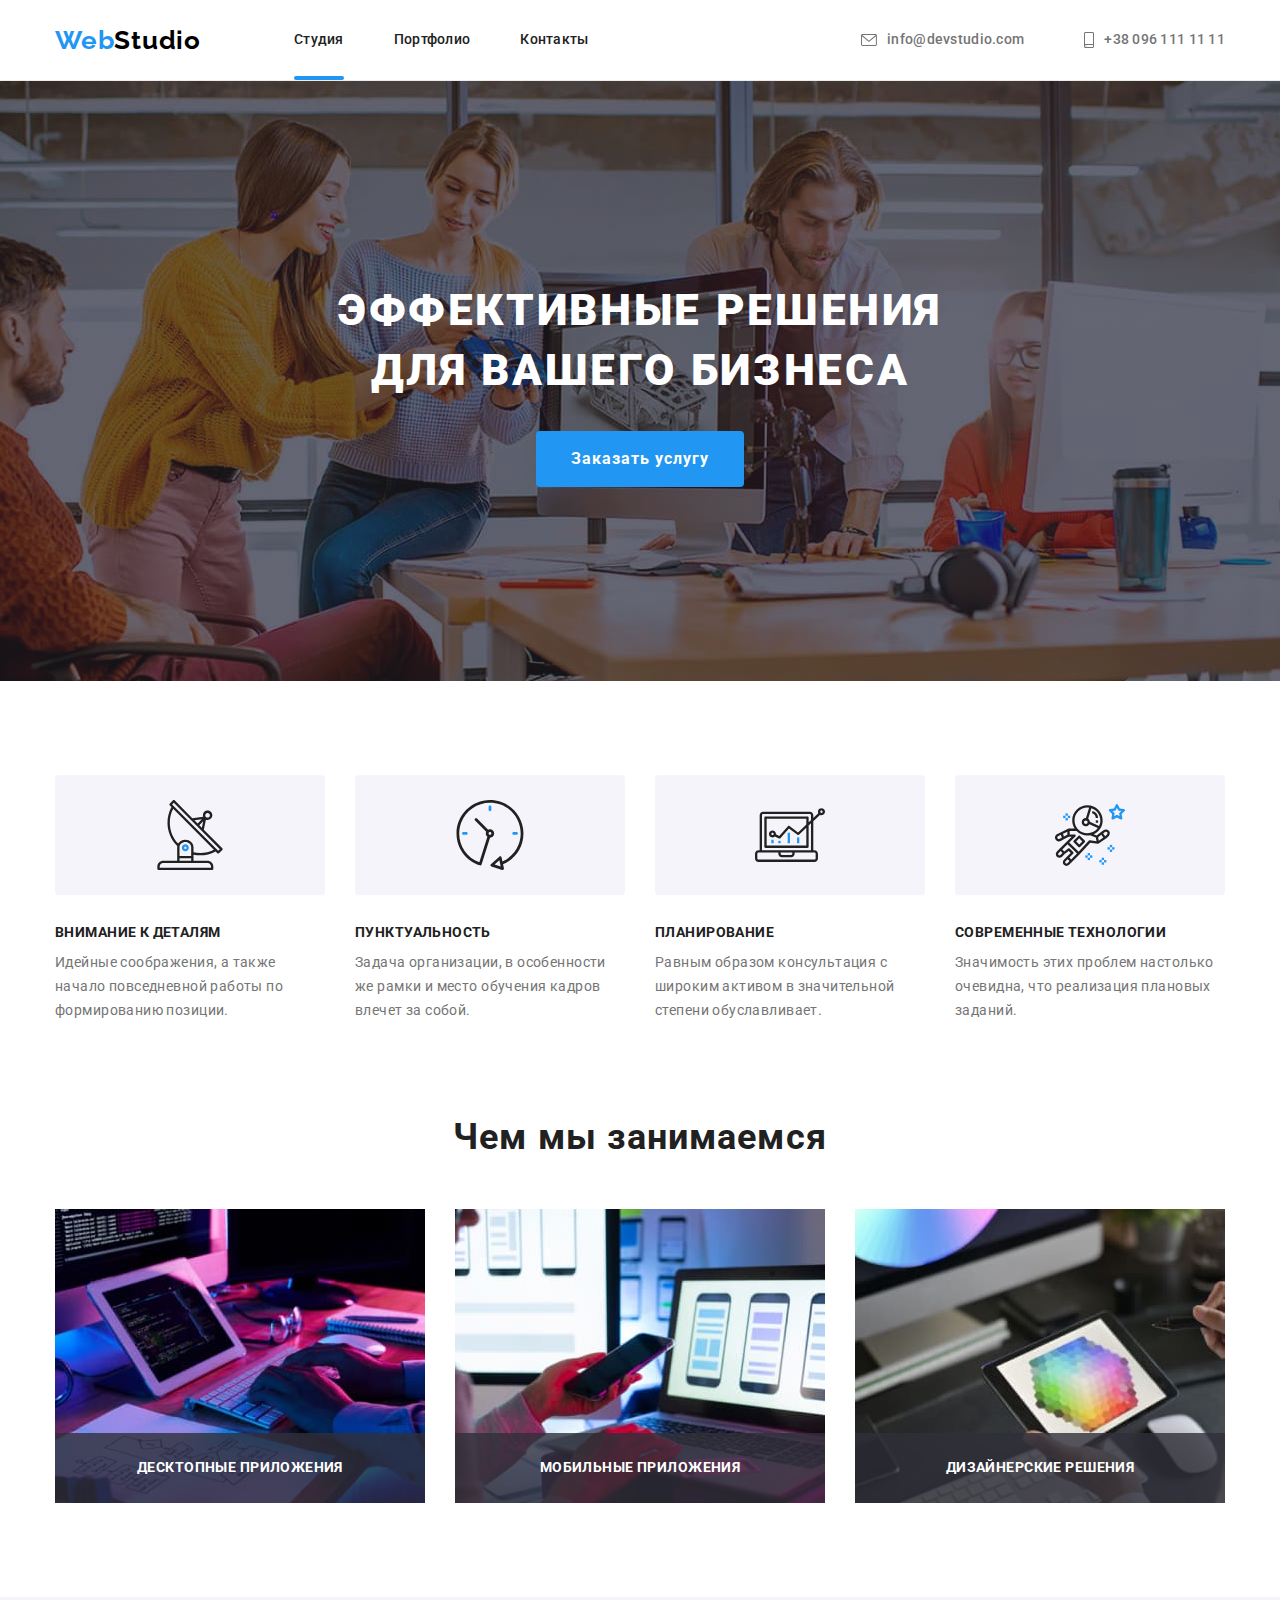
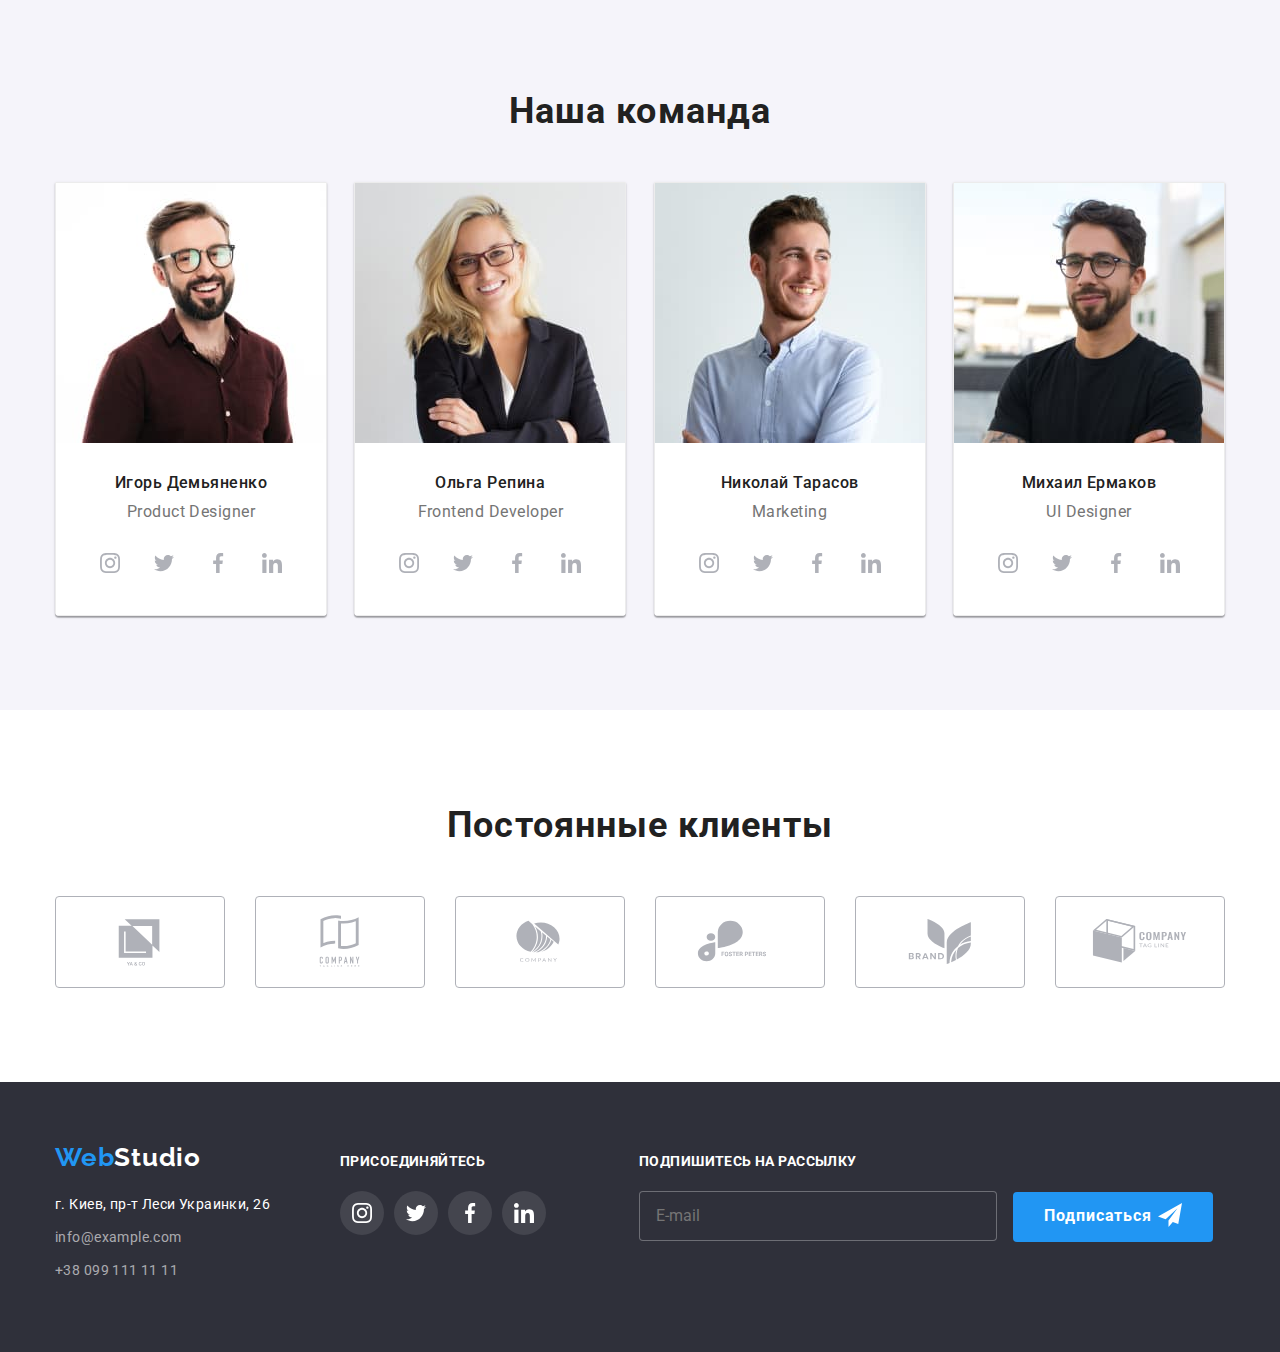
<file: index.html>
<!DOCTYPE html>
<html lang="ru">
<head>
    <meta charset="UTF-8">
    <meta http-equiv="X-UA-Compatible" content="IE=edge">
    <meta name="viewport" content="width=device-width, initial-scale=1.0">
    <title>goit-markup-hw-08</title>
    <link rel="preconnect" href="https://fonts.googleapis.com">
    <link rel="preconnect" href="https://fonts.gstatic.com" crossorigin>
    <link href="https://fonts.googleapis.com/css2?family=Raleway:wght@700&family=Roboto:wght@400;500;700;900&display=swap"
        rel="stylesheet">
    <link rel="stylesheet" href="https://cdn.jsdelivr.net/npm/modern-normalize@1.1.0/modern-normalize.min.css">
    <link rel="stylesheet" href="./css/main.min.css">
    
</head>
<body>
    <!-- HEADER -->
    <header class="page-header">
        <nav class="main-nav">
            <div class="container page-header__container">
                <a class="logo link" href="" lang="en">Web<span class="logo-second">Studio</span></a>
                <ul class="menu list">
                    <li class="menu__item">
                        <a class="menu__link link current" href="./index.html">Студия</a>
                    </li>
                    <li class="menu__item">
                        <a class="menu__link link" href="./portfolio.html">Портфолио</a>
                    </li>
                    <li class="menu__item">
                        <a class="menu__link link" href="">Контакты</a>
                    </li>
                </ul>
    
                <ul class="list contact">
                    <li>
                        <a class="link contact__link" href="mailto:info@devstudio.com">
                            <svg  class="contact__icon contact__icon-mail"> <use href="./images/sprite.svg#icon-envelope" ></use></svg>
                            info@devstudio.com</a>
                    </li>
                    <li>
                        <a class="link contact__link-tel contact__link" href="tel:+380961111111">
                            <svg  class="contact__icon contact__icon-tel">
                                <use href="./images/sprite.svg#icon-smartphone"></use>
                            </svg>
                            +38 096 111 11 11</a>
                    </li>
                </ul>

                <button type="button" class="mobile-menu-open" data-menu-open>
                    <svg width="40" height="40">
                        <use href="./images/sprite.svg#burger-icon"></use>
                    </svg>
                </button>
            </div>
        </nav>
        <div class="mobile-menu" data-menu>

            <div class="container mobile-menu__container">
                <button class="mobile-menu__close-btn" data-menu-close>
                    <svg class="mobile-menu__close-icon" width="40" height="40">
                        <use href="./images/sprite.svg#icon-close-black"> </use>
                    </svg>
                </button>
                
                <ul class="list mobile-menu-list">
                    <li class="mobile-menu-list__item">
                        <a class="mobile-menu__link link" href="./index.html">Студия</a>
                    </li>
                    <li class="mobile-menu-list__item">
                        <a class="mobile-menu__link link" href="./portfolio.html">Портфолио</a>
                    </li>
                    <li class="mobile-menu-list__item">
                        <a class="mobile-menu__link link" href="">Контакты</a>
                    </li>
                </ul>
                
                <ul class="list mobile-menu-contact">
                    
                    <li class="mobile-menu-contact__item">
                        <a class="link mobile-menu-contact__link-tel" href="tel:+380961111111">
                            +38 096 111 11 11</a>
                    </li>

                    <li class="mobile-menu-contact__item">
                        <a class="link mobile-menu-contact__link" href="mailto:info@devstudio.com">
                            info@devstudio.com</a>
                    </li>
                </ul>
                
                <ul class="list mobile-menu-social">
                    <li class="mobile-menu-social__item">
                        <a class="link mobile-menu-social__link" href="https://www.instagram.com/">Instagram</a>
                    </li>
                    <li class="mobile-menu-social__item">
                        <a class="link mobile-menu-social__link" href="https://twitter.com/?lang=uk">Twitter</a>
                    </li>
                    <li class="mobile-menu-social__item">
                        <a class="link mobile-menu-social__link" href="https://uk-ua.facebook.com/">Facebook</a>
                    </li>
                    <li class="mobile-menu-social__item">
                        <a class="link mobile-menu-social__link" href="https://www.linkedin.com/">LinkedIn</a>
                    </li>
                </ul>
            </div>

        </div>


    </header>
    <main>
        <!-- HERO -->

        <section class="hero section">
            <h1 class="hero__title" >Эффективные решения <br> для вашего бизнеса</h1>
            <button class="hero__btn" type="button" data-modal-open>Заказать услугу</button>
        </section>

        <!--Our advantages-->

        <section class="section benefits">
            <div class="container">
                <h2 hidden>Наши преимущества</h2>
                <ul class="list benefit__list">
                    <li class="benefits__item">
                        <div class="benefits__icon">
                            <svg class="benefits-icon" width="70px"  height="70px">
                                <use href="./images/sprite.svg#icon-antenna"></use>
                            </svg>
                        </div>
                        <h3 class="benefits__title">Внимание к деталям</h3>
                        <p class="benefits__text">Идейные соображения, а также начало повседневной работы по формированию позиции.</p>
                    </li>
                    <li class="benefits__item">
                        <div class="benefits__icon">
                            <svg class="benefits-icon" width="70px"  height="70px" >
                                <use href="./images/sprite.svg#icon-clock"></use>
                            </svg>
                        </div>
                        <h3 class="benefits__title">Пунктуальность</h3>
                        <p class="benefits__text">Задача организации, в особенности же рамки и место обучения кадров влечет за собой.</p>
                    </li>
                    <li class="benefits__item">
                        <div class="benefits__icon">
                            <svg class="benefits-icon" width="70px"  height="70px" >
                                <use href="./images/sprite.svg#icon-diagram"></use>
                            </svg>
                        </div>
                        <h3 class="benefits__title">Планирование</h3>
                        <p class="benefits__text">Равным образом консультация с широким активом в значительной степени обуславливает.</p>
                    </li>
                    <li class="benefits__item">
                        <div class="benefits__icon">
                            <svg class="benefits-icon" width="70px"  height="70px" >
                                <use href="./images/sprite.svg#icon-astronaut"></use>
                            </svg>
                        </div>
                        <h3 class="benefits__title">Современные технологии</h3>
                        <p class="benefits__text">Значимость этих проблем настолько очевидна, что реализация плановых заданий.</p>
                    </li>
                </ul>
            </div>
        </section>

        <!--What are we doing-->

        <section class="section work" >
            <div class="container">
                <h2 class="subtitle">Чем мы занимаемся</h2>
                <ul class="list work__img">
                    <li class="work__item">
                        <div class="work__wrapper">
                            <img 
                            srcset="./images-new/desktop/services/desktop-app-370/desktop-app-370.jpg 1x, 
                            ./images-new/desktop/services/desktop-app-370/desktop-app-370@2x.jpg 2x"
                            src="./images-new/desktop/services/desktop-app-370/desktop-app-370.jpg" 
                            alt="Чем мы занимаемся" width="370">
                            <p class="work__overlay">
                                Десктопные приложения
                            </p>
                        </div>
                    </li>
                    <li class="work__item">
                        <div class="work__wrapper">
                            <img 
                            srcset="./images-new/desktop/services/mobile-app-370/mobile-app-370.jpg 1x,
                            ./images-new/desktop/services/mobile-app-370/mobile-app-370@2x.jpg 2x"
                            src="./images-new/desktop/services/mobile-app-370/mobile-app-370.jpg" 
                            alt="Чем мы занимаемся" width="370">
                            <p class="work__overlay">
                                Мобильные приложения
                            </p>
                        </div>
                        
                    </li>
                    <li class="work__item">
                        <div class="work__wrapper">
                            <img 
                            srcset="./images-new/desktop/services/design-solutions-370/design-solutions-370.jpg 1x,
                            ./images-new/desktop/services/design-solutions-370/design-solutions-370@2x.jpg 2x"
                            src="./images-new/desktop/services/design-solutions-370/design-solutions-370.jpg" 
                            alt="Чем мы занимаемся" width="370">
                            <p class="work__overlay">
                                Дизайнерские решения
                            </p>
                        </div>
                        
                    </li>
                </ul>
            </div>
        </section>

        <!--Our team-->

        <section class="section team">
            <div class="container">
                <h2 class="subtitle">Наша команда</h2>
                <ul class="list team__list">

                    <li class="team__item">
                        
                        <picture>

                            
                            <source 
                            srcset="./images-new/desktop/team/igor-270/igor-270.jpg 1x,
                            ./images-new/desktop/team/igor-270/igor-270@2x.jpg 2x"
                            media="(min-width: 1200px)"/>
                            
                            <source 
                            srcset="./images-new/tablet/team/igor-354/igor-354.jpg 1x,
                            ./images-new/tablet/team/igor-354/igor-354@2x.jpg 2x"
                            media="(min-width: 768px)"/>
                            
                            <source 
                            srcset="./images-new/mobile/team/igor-450/igor-450.jpg 1x,
                            ./images-new/mobile/team/igor-450/igor-450@2x.jpg 2x"
                            media="(max-width: 767px)" />
                            
                            
                            <img src="./images-new/mobile/team/igor-450/igor-450.jpg" alt="Product Designer" width="270">
                        </picture>

                        <div class="team__card">
                            <h3 class="team__employee-name">Игорь Демьяненко</h3>
                            <p class="team__job-title" lang="en">Product Designer</p>
                            
                           <ul class="social-list list social-list__item">
                            <li class="item-social">
                                <a href="https://www.instagram.com/" class="social-list__link">
                                    <svg class="social-list__icon" width="20" height="20" >
                                        <use href="./images/sprite.svg#icon-instagram"></use>
                                    </svg>
                                </a>
                            </li>
                            <li class="item-social">
                                <a href="https://twitter.com/?lang=uk" class="social-list__link">
                                    <svg class="social-list__icon" width="20" height="20" >
                                        <use href="./images/sprite.svg#icon-twitter"></use>
                                    </svg>
                                </a>
                            </li>
                            <li class="item-social">
                                <a href="https://uk-ua.facebook.com/" class="social-list__link">
                                    <svg class="social-list__icon" width="20" height="20" >
                                        <use href="./images/sprite.svg#icon-facebook"></use>
                                    </svg>
                                </a>
                            </li>
                            <li class="item-social">
                                <a href="https://www.linkedin.com/" class="social-list__link">
                                    <svg class="social-list__icon" width="20" height="20" >
                                        <use href="./images/sprite.svg#icon-linkedin"></use>
                                    </svg>
                                </a>
                            </li>
                           </ul>
                        </div>
                    </li>

                    <li class="team__item">

                        <picture>
                            
                            <source media="(min-width: 1200px)" 
                            srcset="./images-new/desktop/team/olga-270/olga-270.jpg 1x,
                            ./images-new/desktop/team/olga-270/olga-270@2x.jpg 2x" />
                            
                            <source media="(min-width: 768px)" 
                            srcset="./images-new/tablet/team/olga-354/olga-354.jpg 1x,
                            ./images-new/tablet/team/olga-354/olga-354@2x.jpg 2x" />
                            
                            <source media="(max-width: 767px)" 
                            srcset="./images-new/mobile/team/olga-450/olga-450.jpg 1x,
                            ./images-new/mobile/team/olga-450/olga-450@2x.jpg 2x" />
                            
                        
                        <img src="./images-new/mobile/team/olga-450/olga-450.jpg" alt="Frontend Developer" width="270">
                        </picture>



                        <div class="team__card">
                            <h3 class="team__employee-name">Ольга Репина</h3>
                            <p class="team__job-title" lang="en">Frontend Developer</p>
                            <ul class="social-list list social-list__item">
                                <li class="item-social">
                                    <a href="https://www.instagram.com/" class="social-list__link">
                                        <svg class="social-list__icon" width="20" height="20">
                                            <use href="./images/sprite.svg#icon-instagram"></use>
                                        </svg>
                                    </a>
                                </li>
                                <li class="item-social">
                                    <a href="https://twitter.com/?lang=uk" class="social-list__link">
                                        <svg class="social-list__icon" width="20" height="20">
                                            <use href="./images/sprite.svg#icon-twitter"></use>
                                        </svg>
                                    </a>
                                </li>
                                <li class="item-social">
                                    <a href="https://uk-ua.facebook.com/" class="social-list__link">
                                        <svg class="social-list__icon" width="20" height="20">
                                            <use href="./images/sprite.svg#icon-facebook"></use>
                                        </svg>
                                    </a>
                                </li>
                                <li class="item-social">
                                    <a href="https://www.linkedin.com/" class="social-list__link">
                                        <svg class="social-list__icon" width="20" height="20">
                                            <use href="./images/sprite.svg#icon-linkedin"></use>
                                        </svg>
                                    </a>
                                </li>
                            </ul>
                        </div>
                    </li>

                    <li class="team__item">

                        <picture>
                        
                            <source media="(min-width: 1200px)" 
                            srcset="./images-new/desktop/team/nikolay-270/nikolay-270.jpg 1x,
                            ./images-new/desktop/team/nikolay-270/nikolay-270@2x.jpg 2x" />
                        
                            <source media="(min-width: 768px)" 
                            srcset="./images-new/tablet/team/nikolay-354/nikolay-354.jpg 1x,
                            ./images-new/tablet/team/nikolay-354/nikolay-354@2x.jpg 2x" />
                        
                            <source media="(max-width: 767px)" 
                            srcset="./images-new/mobile/team/nikolay-450/nikolay-450.jpg 1x,
                            ./images-new/mobile/team/nikolay-450/nikolay-450@2x.jpg 2x" />
                        
                        
                            <img src="./images-new/mobile/team/nikolay-450/nikolay-450.jpg" alt="Marketing" width="270">
                        </picture>

                        <div class="team__card">
                            <h3 class="team__employee-name">Николай Тарасов</h3>
                            <p class="team__job-title" lang="en">Marketing</p>
                            <ul class="social-list list social-list__item">
                                <li class="item-social">
                                    <a href="https://www.instagram.com/" class="social-list__link">
                                        <svg class="social-list__icon" width="20" height="20">
                                            <use href="./images/sprite.svg#icon-instagram"></use>
                                        </svg>
                                    </a>
                                </li>
                                <li class="item-social">
                                    <a href="https://twitter.com/?lang=uk" class="social-list__link">
                                        <svg class="social-list__icon" width="20" height="20">
                                            <use href="./images/sprite.svg#icon-twitter"></use>
                                        </svg>
                                    </a>
                                </li>
                                <li class="item-social">
                                    <a href="https://uk-ua.facebook.com/" class="social-list__link">
                                        <svg class="social-list__icon" width="20" height="20">
                                            <use href="./images/sprite.svg#icon-facebook"></use>
                                        </svg>
                                    </a>
                                </li>
                                <li class="item-social">
                                    <a href="https://www.linkedin.com/" class="social-list__link">
                                        <svg class="social-list__icon" width="20" height="20">
                                            <use href="./images/sprite.svg#icon-linkedin"></use>
                                        </svg>
                                    </a>
                                </li>
                            </ul>
                        </div>
                    </li>

                    <li class="team__item">

                    <picture>
                    
                    
                        <source srcset="./images-new/desktop/team/mykhail-270/mykhail-270.jpg 1x,
                        ./images-new/desktop/team/mykhail-270/mykhail-270@2x.jpg 2x"    
                        media="(min-width: 1200px)" />
                    
                        <source srcset="./images-new/tablet/team/mykhail-354/mykhail-354.jpg 1x,
                        ./images-new/tablet/team/mykhail-354/mykhail-354@2x.jpg 2x"     
                        media="(min-width: 768px)" />
                    
                        <source srcset="./images-new/mobile/team/mykhail-450/mykhail-450.jpg 1x,
                        ./images-new/mobile/team/mykhail-450/mykhail-450@2x.jpg 2x"     
                        media="(max-width: 767px)" />
                    
                    
                        <img src="./images-new/mobile/team/mykhail-450/mykhail-450.jpg" alt="UI Designer" width="270">

                    </picture>
                        
                        <div class="team__card">
                            <h3 class="team__employee-name">Михаил Ермаков</h3>
                            <p class="team__job-title" lang="en">UI Designer</p>
                            <ul class="social-list list social-list__item">
                                <li class="item-social">
                                    <a href="https://www.instagram.com/" class="social-list__link">
                                        <svg class="social-list__icon" width="20" height="20">
                                            <use href="./images/sprite.svg#icon-instagram"></use>
                                        </svg>
                                    </a>
                                </li>
                                <li class="item-social">
                                    <a href="https://twitter.com/?lang=uk" class="social-list__link">
                                        <svg class="social-list__icon" width="20" height="20">
                                            <use href="./images/sprite.svg#icon-twitter"></use>
                                        </svg>
                                    </a>
                                </li>
                                <li class="item-social">
                                    <a href="https://uk-ua.facebook.com/" class="social-list__link">
                                        <svg class="social-list__icon" width="20" height="20">
                                            <use href="./images/sprite.svg#icon-facebook"></use>
                                        </svg>
                                    </a>
                                </li>
                                <li class="item-social">
                                    <a href="https://www.linkedin.com/" class="social-list__link">
                                        <svg class="social-list__icon" width="20" height="20">
                                            <use href="./images/sprite.svg#icon-linkedin"></use>
                                        </svg>
                                    </a>
                                </li>
                            </ul>
                        </div>
                    </li>
                </ul>
            </div>
        </section>
        <section class="section customers container">
            <div>
                <h2 class="customers__title">Постоянные клиенты</h2>
                <ul class="list customers__list">
                    <li class="customers__item">
                        <a href="http://" class="customers__link">
                            <svg class="customers-icon" width="106px" height="60px">
                                <use href="./images/sprite.svg#icon-client-1"></use>
                            </svg>
                        </a>
                        
                    </li>
                    <li class="customers__item">
                        <a href="http://" class="customers__link">
                            <svg class="customers-icon" width="106px" height="60px">
                                <use href="./images/sprite.svg#icon-client-2"></use>
                            </svg>
                        </a>
                        
                    </li>
                    <li class="customers__item">
                        <a href="http://" class="customers__link">
                            <svg class="customers-icon" width="106px" height="60px">
                                <use href="./images/sprite.svg#icon-client-3"></use>
                            </svg>
                        </a>
                        
                    </li>
                    <li class="customers__item">
                        <a href="http://" class="customers__link">
                            <svg class="customers-icon" width="106px" height="60px">
                                <use href="./images/sprite.svg#icon-client-4"></use>
                            </svg>
                        </a>
                        
                    </li>
                    <li class="customers__item">
                        <a href="http://" class="customers__link">
                        <svg class="customers-icon" width="106px" height="60px">
                            <use href="./images/sprite.svg#icon-client-5"></use>
                        </svg>
                        </a>
                        
                    </li>
                    <li class="customers__item">
                        <a href="http://" class="customers__link">
                            <svg class="customers-icon" width="106px" height="60px">
                                <use href="./images/sprite.svg#icon-client-6"></use>
                            </svg>
                        </a>
                        
                    </li>
                </ul>


            </div>
        </section>
    </main>

    <!-- FOOTER -->

    <footer class="footer-container">
        <div class="container footer">
            <div class="footer__info">
                <div class="footer__address">
                    <a class="logo link" href="" lang="en">Web<span class="logo-second logo-second--color">Studio</span></a>
                </div>
                <address>
                    <ul class="list address-list">
                        <li>
                            <a class="footer__address-link link" href="https://goo.gl/maps/vD46rgRYoQ4FNNTK7" target="_blank"
                                rel="noopener noreferrer">г. Киев, пр-т Леси Украинки, 26
                            </a>
                        </li>
                        <li>
                            <a class="footer__contact link" href="mailto:info@example.com">info@example.com</a>
                        </li>
                        <li>
                            <a class="footer__contact link" href="tel:+380991111111">+38 099 111 11 11</a>
                        </li>
                    </ul>
                </address>
            </div>
            <div class="footer__join-in">
                <strong class="fotter__join-in-title">присоединяйтесь</strong>
                <ul class="social-list list social-list__item">
                    <li class="item-social">
                        <a href="https://www.instagram.com/" class="social-list__link-footer">
                            <svg class="social-list__icon-footer" width="20" height="20">
                                <use href="./images/sprite.svg#icon-instagram"></use>
                            </svg>
                        </a>
                    </li>
                    <li class="item-social">
                        <a href="https://twitter.com/?lang=uk" class="social-list__link-footer">
                            <svg class="social-list__icon-footer" width="20" height="20">
                                <use href="./images/sprite.svg#icon-twitter"></use>
                            </svg>
                        </a>
                    </li>
                    <li class="item-social">
                        <a href="https://uk-ua.facebook.com/" class="social-list__link-footer">
                            <svg class="social-list__icon-footer" width="20" height="20">
                                <use href="./images/sprite.svg#icon-facebook"></use>
                            </svg>
                        </a>
                    </li>
                    <li class="item-social">
                        <a href="https://www.linkedin.com/" class="social-list__link-footer">
                            <svg class="social-list__icon-footer" width="20" height="20">
                                <use href="./images/sprite.svg#icon-linkedin"></use>
                            </svg>
                        </a>
                    </li>
                </ul>
            </div>
            <div class="fotter__form">
                <strong class="footer__subscribe">Подпишитесь на рассылку</strong>
                <form class="footer__subscribe-form">
                    <input type="email" name="email" class="fotter__subscribe-form-input" placeholder="E-mail">
                    <label class="footer__subscribe-form-label"
                    ></label>
                    <span class="button-send">
                        <button type="button" class="fotter__button-subscribe">Подписаться
                        </button>
                       
                    </span>
                </form>
            </div>
        </div>

        
    </footer>

    <div class="backdrop is-hidden" data-modal>
        <div class="modal">
            <button type="button" class="modal__close-btn" data-modal-close>
                <svg class="modal__close-icon" width="18px" height="18px">
                    <use href="./images/sprite.svg#icon-close-black"> </use>
                </svg>
            </button>
            <p class="feedback">Оставьте свои данные, мы вам перезвоним</p>
            <form class="modal-form">
                <label class="modal-form__field">
                    <span class="modal-form__input-desc">Имя</span>
                    <span class="modal-form__input-wrapper">
                        <input type="text" class="modal-form__input" name="user_name" required pattern="[a-zA-Zа-яА-Я]+" minlength="2">
                        <svg class="modal-form__input-icon">
                            <use href="./images/sprite.svg#icon-person-black"></use>
                        </svg>
                    </span>
                    
                </label>
                <label class="modal-form__field">
                    <span class="modal-form__input-desc">Телефон</span>
                    <span class="modal-form__input-wrapper">
                        <input type="tel" class="modal-form__input" name="user_phone" required pattern="[0-9]{3}-[0-9]{3}-[0-9]{2}-[0-9]{2}"
                            title="xxx-xxx-xx-xx">
                        <svg class="modal-form__input-icon">
                            <use href="./images/sprite.svg#icon-phone-black"></use>
                        </svg>
                    </span>
                    
                </label>
                <label class="modal-form__field">
                    <span class="modal-form__input-desc">Почта</span>
                    <span class="modal-form__input-wrapper">
                        <input type="email" class="modal-form__input" name="user_email" required>
                        <svg class="modal-form__input-icon">
                            <use href="./images/sprite.svg#icon-email-black"></use>
                        </svg>
                    </span>
                    
                </label>
                <label class="modal-form__field">
                    <span class="modal-form__input-desc">Комментарий</span>
                    <textarea name="user_message" class="modal-form__message" 
                    placeholder="Введите текст"
                    ></textarea>
                </label>
                <input type="checkbox" class="modal-form__check visually-hidden"
                id="user-policy" name="user_policy" required>
                <label for="user-policy" class="modal-form__check-desc">
                    Соглашаюсь с рассылкой и принимаю &nbsp;<a href="" class="modal-form__check-desc-link">Условия договора</a>
                </label>
                
                <button type="submit" class="modal-form__submit">Отправить</button>
            </form>
        </div>
    </div>
<script src="./js/modal.js"></script>
<script src="./js/mobile-menu.js"></script>
</body>
</html>
</file>
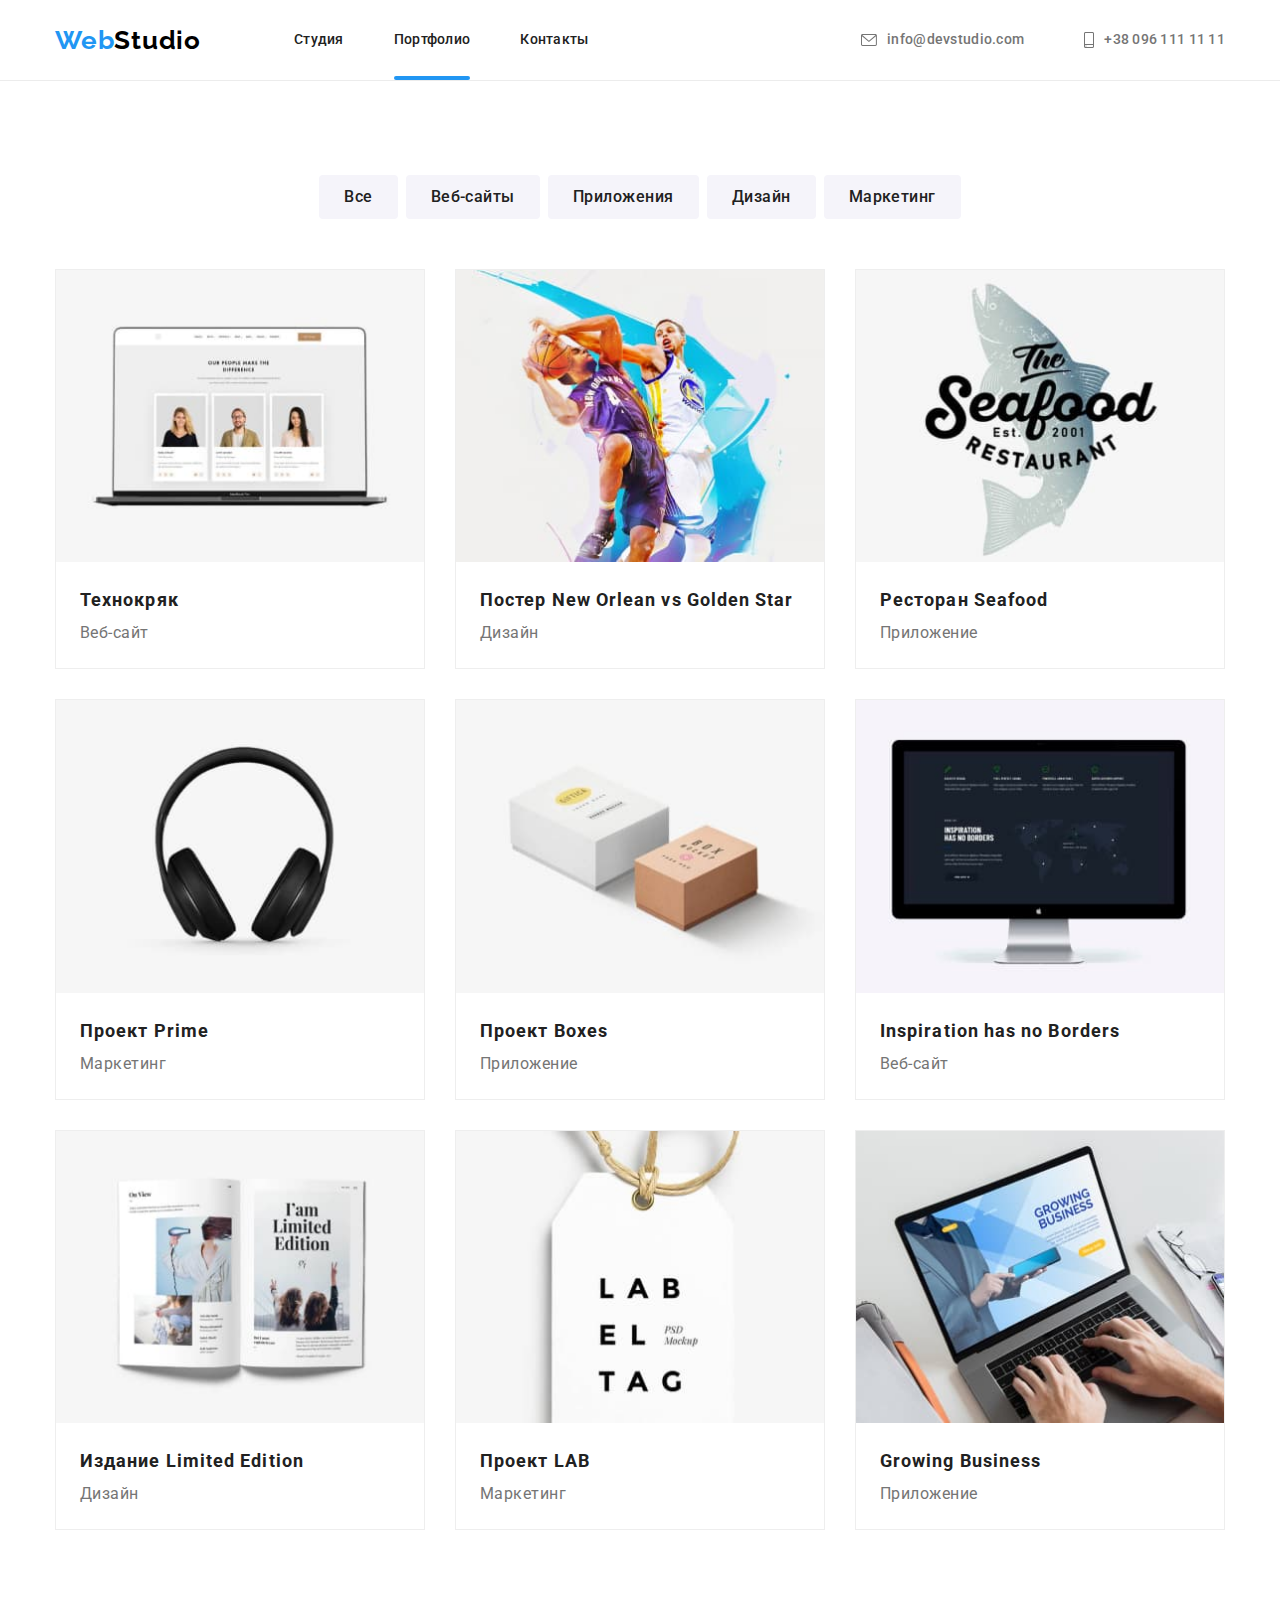
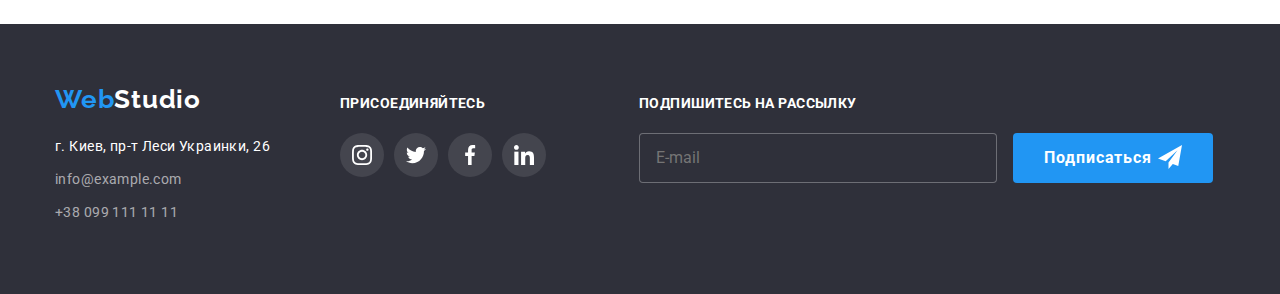
<file: portfolio.html>
<!DOCTYPE html>
<html lang="ru">
<head>
    <meta charset="UTF-8">
    <meta http-equiv="X-UA-Compatible" content="IE=edge">
    <meta name="viewport" content="width=device-width, initial-scale=1.0">
    <title>goit-markup-hw-08</title>
    <link rel="preconnect" href="https://fonts.googleapis.com">
    <link rel="preconnect" href="https://fonts.gstatic.com" crossorigin>
    <link href="https://fonts.googleapis.com/css2?family=Raleway:wght@700&family=Roboto:wght@400;500;700;900&display=swap"
        rel="stylesheet">
    <link rel="stylesheet" href="https://cdn.jsdelivr.net/npm/modern-normalize@1.1.0/modern-normalize.min.css">
    <link rel="stylesheet" href="./css/portfolio.min.css">
   
</head>
<body>
    <!-- HEADER -->
    <header class="page-header">
        <nav class="main-nav">
            <div class="container page-header__container">
                <a class="logo link" href="" lang="en">Web<span class="logo-second">Studio</span></a>
                <ul class="menu list">
                    <li class="menu__item">
                        <a class="menu__link link" href="./index.html">Студия</a>
                    </li>
                    <li class="menu__item">
                        <a class="menu__link link current" href="./portfolio.html">Портфолио</a>
                    </li>
                    <li class="menu__item">
                        <a class="menu__link link" href="">Контакты</a>
                    </li>
                </ul>
        
                <ul class="list contact">
                    <li>
                        <a class="link contact__link" href="mailto:info@devstudio.com">
                            <svg class="contact__icon contact__icon-mail">
                                <use href="./images/sprite.svg#icon-envelope"></use>
                            </svg>
                            info@devstudio.com</a>
                    </li>
                    <li>
                        <a class="link contact__link-tel contact__link" href="tel:+380961111111">
                            <svg class="contact__icon contact__icon-tel">
                                <use href="./images/sprite.svg#icon-smartphone"></use>
                            </svg>
                            +38 096 111 11 11</a>
                    </li>
                </ul>
        
                <button type="button" class="mobile-menu-open" data-menu-open>
                    <svg width="40" height="40">
                        <use href="./images/sprite.svg#burger-icon"></use>
                    </svg>
                </button>
            </div>
        </nav>
        <div class="mobile-menu" data-menu>
    
            <div class="container mobile-menu__container">
                <button class="mobile-menu__close-btn" data-menu-close>
                    <svg class="mobile-menu__close-icon" width="40" height="40">
                        <use href="./images/sprite.svg#icon-close-black"> </use>
                    </svg>
                </button>
    
                <ul class="list mobile-menu-list">
                    <li class="mobile-menu-list__item">
                        <a class="mobile-menu__link link" href="./index.html">Студия</a>
                    </li>
                    <li class="mobile-menu-list__item">
                        <a class="mobile-menu__link link" href="./portfolio.html">Портфолио</a>
                    </li>
                    <li class="mobile-menu-list__item">
                        <a class="mobile-menu__link link" href="">Контакты</a>
                    </li>
                </ul>
    
                <ul class="list mobile-menu-contact">
    
                    <li class="mobile-menu-contact__item">
                        <a class="link mobile-menu-contact__link-tel" href="tel:+380961111111">
                            +38 096 111 11 11</a>
                    </li>
    
                    <li class="mobile-menu-contact__item">
                        <a class="link mobile-menu-contact__link" href="mailto:info@devstudio.com">
                            info@devstudio.com</a>
                    </li>
                </ul>
    
                <ul class="list mobile-menu-social">
                    <li class="mobile-menu-social__item">
                        <a class="link mobile-menu-social__link" href="https://www.instagram.com/">Instagram</a>
                    </li>
                    <li class="mobile-menu-social__item">
                        <a class="link mobile-menu-social__link" href="https://twitter.com/?lang=uk">Twitter</a>
                    </li>
                    <li class="mobile-menu-social__item">
                        <a class="link mobile-menu-social__link" href="https://uk-ua.facebook.com/">Facebook</a>
                    </li>
                    <li class="mobile-menu-social__item">
                        <a class="link mobile-menu-social__link" href="https://www.linkedin.com/">LinkedIn</a>
                    </li>
                </ul>
            </div>
    
        </div>
    
    
    </header>

    <main class="main-portfolio">
    <!--Portfolio-->
    <section class="section portfolio">
        <div class="container">
            <h1 hidden>Портфолио</h1>
            
            <ul class="list button-list">
                <li class="button-list__item" ><button class="button-list__filter-btm" type="button">Все</button></li>
                <li class="button-list__item" ><button class="button-list__filter-btm" type="button">Веб-сайты</button></li>
                <li class="button-list__item" ><button class="button-list__filter-btm" type="button">Приложения</button></li>
                <li class="button-list__item" ><button class="button-list__filter-btm" type="button">Дизайн</button></li>
                <li class="button-list__item" ><button class="button-list__filter-btm" type="button">Маркетинг</button></li>
            </ul>
            
            <ul class="list portfolio__list">
                <li class="portfolio__item" >
                    <a href="" class="link portfolio__link">
                        <div class="portfolio__wrapper">

                            <picture>
                            
                            
                                <source srcset="./images-new/desktop/portfolio-card-set/technokryak-370/technokryak-370.jpg 1x,
                                ./images-new/desktop/portfolio-card-set/technokryak-370/technokryak-370@2x.jpg 2x" 
                                media="(min-width: 1200px)" />
                            
                                <source srcset="./images-new/tablet/portfolio-card-set/technokryak-354/technokryak-354.jpg 1x,
                                ./images-new/tablet/portfolio-card-set/technokryak-354/technokryak-354@2x.jpg 2x" 
                                media="(min-width: 768px)" />
                            
                                <source srcset="./images-new/mobile/portfolio-card-set/technocryak-450/technocryak-450.jpg 1x,
                                ./images-new/mobile/portfolio-card-set/technocryak-450/technocryak-450@2x.jpg 2x" 
                                media="(max-width: 767px)" />
                            
                            
                                <img src="./images/portfolio/tekhnokryak.jpg" alt="Технокряк" width="370">
                            </picture>

                            
                            <p class="portfolio__overlay">
                                Ресурс предлагает комплексные предложения с разным уровнем функционала и сервисов. Все это позволит посетителю
                                получить исчерпывающие сведения о компании или частном лице.
                            </p>
                        </div>
                        
                        <div class="portfolio__card-content">
                            <h2 class="portfolio__project-title">Технокряк</h2>
                            <p class="portfolio__project">Веб-сайт</p>
                        </div>
                    </a>
                </li>
                <li class="portfolio__item" >
                    <a href="" class="link portfolio__link">
                        <div class="portfolio__wrapper">

                            <picture>
                            
                            
                                <source srcset="./images-new/desktop/portfolio-card-set/poster-new-orlean-370/poster-new-orlean-370.jpg 1x,
                                ./images-new/desktop/portfolio-card-set/poster-new-orlean-370/poster-new-orlean-370@2x.jpg 2x" 
                                media="(min-width: 1200px)" />
                            
                                <source srcset="./images-new/tablet/portfolio-card-set/poster-new-orlean-354/poster-new-orlean-354.jpg 1x,
                                ./images-new/tablet/portfolio-card-set/poster-new-orlean-354/poster-new-orlean-354@2x.jpg 2x" 
                                media="(min-width: 768px)" />
                            
                                <source srcset="./images-new/mobile/portfolio-card-set/poster-new-orlean-450/poster-new-orlean-450.jpg 1x,
                                ./images-new/mobile/portfolio-card-set/poster-new-orlean-450/poster-new-orlean-450@2x.jpg 2x" 
                                media="(max-width: 767px)" />
                            
                            
                                <img src="./images/portfolio/poster-new-orlean.jpg" alt="Постер New Orlean vs Golden Star" width="370">
                            </picture>

                            
                            <p class="portfolio__overlay">
                                Ресурс предлагает комплексные предложения с разным уровнем функционала и сервисов. Все это позволит посетителю
                                получить исчерпывающие сведения о компании или частном лице.
                            </p>
                        </div>
                        
                        <div class="portfolio__card-content">
                            <h2 class="portfolio__project-title">Постер <span lang="en">New Orlean vs Golden Star</span> </h2>
                            <p class="portfolio__project">Дизайн</p>
                        </div>
                    </a>

                </li>
                <li class="portfolio__item" >
                    <a href="" class="link portfolio__link">
                        <div class="portfolio__wrapper">

                            <picture>
                            
                            
                                <source srcset="./images-new/desktop/portfolio-card-set/seafood-370/seafood-370.jpg 1x,
                                ./images-new/desktop/portfolio-card-set/seafood-370/seafood-370@2x.jpg 2x" 
                                media="(min-width: 1200px)" />
                            
                                <source srcset="./images-new/tablet/portfolio-card-set/seafood-354/seafood-354.jpg 1x,
                                ./images-new/tablet/portfolio-card-set/seafood-354/seafood-354@2x.jpg 2x" 
                                media="(min-width: 768px)" />
                            
                                <source srcset="./images-new/mobile/portfolio-card-set/seafood-450/seafood-450.jpg 1x,
                                ./images-new/mobile/portfolio-card-set/seafood-450/seafood-450@2x.jpg 2x" 
                                media="(max-width: 767px)" />
                            
                            
                                <img src="./images/portfolio/restoran-seafood.jpg" alt="Ресторан Seafood" width="370">
                            </picture>

                            
                            <p class="portfolio__overlay">
                                Ресурс предлагает комплексные предложения с разным уровнем функционала и сервисов. Все это позволит посетителю
                                получить исчерпывающие сведения о компании или частном лице.
                            </p>
                        </div>
                        
                        <div class="portfolio__card-content">
                            <h2 class="portfolio__project-title">Ресторан <span lang="en">Seafood</span></h2>
                            <p class="portfolio__project">Приложение</p>
                        </div>
                    </a>
                    
                </li>
                <li class="portfolio__item" >
                    <a href="" class="link portfolio__link">
                        <div class="portfolio__wrapper">

                            <picture>
                            
                            
                                <source srcset="./images-new/desktop/portfolio-card-set/prime-370/prime-370.jpg 1x,
                                ./images-new/desktop/portfolio-card-set/prime-370/prime-370@2x.jpg 2x"
                                media="(min-width: 1200px)" />
                            
                                <source srcset="./images-new/tablet/portfolio-card-set/prime-354/prime-354.jpg 1x,
                                ./images-new/tablet/portfolio-card-set/prime-354/prime-354@2x.jpg 2x"
                                media="(min-width: 768px)" />
                            
                                <source srcset="./images-new/mobile/portfolio-card-set/prime-450/prime-450.jpg 1x,
                                ./images-new/mobile/portfolio-card-set/prime-450/prime-450@2x.jpg 2x"
                                media="(max-width: 767px)" />
                            
                            
                                <img src="./images/portfolio/proekt-prime.jpg" alt="Проект Prime" width="370">
                            </picture>



                            <p class="portfolio__overlay">
                                Ресурс предлагает комплексные предложения с разным уровнем функционала и сервисов. Все это позволит посетителю
                                получить исчерпывающие сведения о компании или частном лице.
                            </p>
                        </div>
                        
                        <div class="portfolio__card-content">
                            <h2 class="portfolio__project-title">Проект <span lang="en">Prime</span></h2>
                            <p class="portfolio__project">Маркетинг</p>
                        </div>
                    </a>
                    
                </li>
                <li class="portfolio__item" >
                    <a href="" class="link portfolio__link">
                        <div class="portfolio__wrapper">

                                <picture>
                                
                                
                                    <source srcset="./images-new/desktop/portfolio-card-set/boxes-370/boxes-370.jpg 1x,
                                    ./images-new/desktop/portfolio-card-set/boxes-370/boxes-370@2x.jpg 2x" 
                                    media="(min-width: 1200px)" />
                                
                                    <source srcset="./images-new/tablet/portfolio-card-set/boxes-354/boxes-354.jpg 1x,
                                    ./images-new/tablet/portfolio-card-set/boxes-354/boxes-354@2x.jpg 2x" 
                                    media="(min-width: 768px)" />
                                
                                    <source srcset="./images-new/mobile/portfolio-card-set/boxes-450/boxes-450.jpg 1x,
                                    ./images-new/mobile/portfolio-card-set/boxes-450/boxes-450@2x.jpg 2x" 
                                    media="(max-width: 767px)" />
                                
                                
                                <img src="./images/portfolio/proekt-boxes.jpg" alt="Проект Boxes" width="370">
                                </picture>

                            
                            <p class="portfolio__overlay">
                                Ресурс предлагает комплексные предложения с разным уровнем функционала и сервисов. Все это позволит посетителю
                                получить исчерпывающие сведения о компании или частном лице.
                            </p>
                        </div>
                        
                        <div class="portfolio__card-content">
                            <h2 class="portfolio__project-title">Проект <span lang="en">Boxes</span></h2>
                            <p class="portfolio__project">Приложение</p>
                        </div>
                    </a>
                    
                </li>
                <li class="portfolio__item" >
                    <a href="" class="link portfolio__link">
                        <div class="portfolio__wrapper">

                            <picture>
                            
                            
                                <source srcset="./images-new/desktop/portfolio-card-set/inspiration-370/inspiration-370.jpg 1x,
                                ./images-new/desktop/portfolio-card-set/inspiration-370/inspiration-370@2x.jpg 2x" 
                                media="(min-width: 1200px)" />
                            
                                <source srcset="./images-new/tablet/portfolio-card-set/inspiration-354/inspiration-354.jpg 1x,
                                ./images-new/tablet/portfolio-card-set/inspiration-354/inspiration-354@2x.jpg 2x" 
                                media="(min-width: 768px)" />
                            
                                <source srcset="./images-new/mobile/portfolio-card-set/inspiration-450/inspiration-450.jpg 1x,
                                ./images-new/mobile/portfolio-card-set/inspiration-450/inspiration-450@2x.jpg 2x" 
                                media="(max-width: 767px)" />
                            
                            
                                <img src="./images/portfolio/inspiration-has-no-borders.jpg" alt="Inspiration has no Borders" width="370">
                            </picture>

                            
                            <p class="portfolio__overlay">
                                Ресурс предлагает комплексные предложения с разным уровнем функционала и сервисов. Все это позволит посетителю
                                получить исчерпывающие сведения о компании или частном лице.
                            </p>
                        </div>
                        
                        <div class="portfolio__card-content">
                            <h2 class="portfolio__project-title">Inspiration has no Borders</h2>
                            <p class="portfolio__project">Веб-сайт</p>
                        </div>
                    </a>
                    
                </li>
                <li class="portfolio__item" >
                    <a href="" class="link portfolio__link">
                        <div class="portfolio__wrapper">

                            <picture>
                            
                            
                                <source srcset="./images-new/desktop/portfolio-card-set/limited-edition-370/limited-edition-370.jpg 1x,
                                ./images-new/desktop/portfolio-card-set/limited-edition-370/limited-edition-370@2x.jpg 2x" 
                                media="(min-width: 1200px)" />
                            
                                <source srcset="./images-new/tablet/portfolio-card-set/limited-edition-354/limited-edition-354.jpg 1x,
                                ./images-new/tablet/portfolio-card-set/limited-edition-354/limited-edition-354@2x.jpg 2x" 
                                media="(min-width: 768px)" />
                            
                                <source srcset="./images-new/mobile/portfolio-card-set/limited-edition-450/limited-edition-450.jpg 1x,
                                ./images-new/mobile/portfolio-card-set/limited-edition-450/limited-edition-450@2x.jpg 2x" 
                                media="(max-width: 767px)" />
                            
                            
                                <img src="./images/portfolio/limited-edition.jpg" alt="Издание Limited Edition" width="370">
                            </picture>

                            
                            <p class="portfolio__overlay">
                                Ресурс предлагает комплексные предложения с разным уровнем функционала и сервисов. Все это позволит посетителю
                                получить исчерпывающие сведения о компании или частном лице.
                            </p>
                        </div>
                        
                        <div class="portfolio__card-content">
                            <h2 class="portfolio__project-title">Издание <span lang="en">Limited Edition</span></h2>
                            <p class="portfolio__project">Дизайн</p>
                        </div>
                    </a>
                    
                </li>
                <li class="portfolio__item" >
                    <a href="" class="link portfolio__link">
                        <div class="portfolio__wrapper">

                            <picture>
                            
                            
                                <source srcset="./images-new/desktop/portfolio-card-set/lab-370/lab-370.jpg 1x,
                                ./images-new/desktop/portfolio-card-set/lab-370/lab-370@2x.jpg 2x" 
                                media="(min-width: 1200px)" />
                            
                                <source srcset="./images-new/tablet/portfolio-card-set/lab-354/lab-354.jpg 1x,
                                ./images-new/tablet/portfolio-card-set/lab-354/lab-354@2x.jpg 2x" 
                                media="(min-width: 768px)" />
                            
                                <source srcset="./images-new/mobile/portfolio-card-set/lab-450/lab-450.jpg 1x,
                                ./images-new/mobile/portfolio-card-set/lab-450/lab-450@2x.jpg 2x" 
                                media="(max-width: 767px)" />
                            
                            
                                <img src="./images/portfolio/proekt-lab.jpg" alt="Проект LAB" width="370">
                            </picture>


                            <p class="portfolio__overlay">
                                Ресурс предлагает комплексные предложения с разным уровнем функционала и сервисов. Все это позволит посетителю
                                получить исчерпывающие сведения о компании или частном лице.
                            </p>
                        </div>
                        
                        <div class="portfolio__card-content">
                            <h2 class="portfolio__project-title">Проект <span lang="en">LAB</span></h2>
                            <p class="portfolio__project">Маркетинг</p>
                        </div>
                    </a>
                    
                </li>
                <li class="portfolio__item" >
                    <a href="" class="link portfolio__link">
                        <div class="portfolio__wrapper">

                            <picture>
                            
                            
                                <source
                                srcset="./images-new/desktop/portfolio-card-set/growing-business-370/growing-business-370.jpg 1x,
                                ./images-new/tablet/portfolio-card-set/growing-business-354/growing-business-354@2x.jpg 2x"
                                media="(min-width: 1200px)" />
                            
                                <source srcset="./images-new/tablet/portfolio-card-set/growing-business-354/growing-business-354.jpg 1x,
                                ./images-new/tablet/portfolio-card-set/growing-business-354/growing-business-354@2x.jpg 2x" 
                                media="(min-width: 768px)" />
                            
                                <source srcset="./images-new/mobile/portfolio-card-set/growing-business-450/growing-business-450.jpg 1x,
                                ./images-new/mobile/portfolio-card-set/growing-business-450/growing-business-450@2x.jpg 2x" 
                                media="(max-width: 767px)" />

                            
                                <img src="./images/portfolio/growing-business.jpg" alt="Growing Business" width="370">
                            </picture>


                            <p class="portfolio__overlay">
                                Ресурс предлагает комплексные предложения с разным уровнем функционала и сервисов. Все это позволит посетителю
                                получить исчерпывающие сведения о компании или частном лице.
                            </p>
                        </div>
                        
                        <div class="portfolio__card-content">
                            <h2 class="portfolio__project-title">Growing Business</h2>
                            <p class="portfolio__project">Приложение</p>
                        </div>
                    </a>
                    
                </li>
            </ul>
        </div>

    </section>
    </main>

    <!-- FOOTER -->
    <footer class="footer-container">
        <div class="container footer">
            <div class="footer__info">
                <div class="footer__address">
                    <a class="logo link" href="" lang="en">Web<span class="logo-second logo-second--color">Studio</span></a>
                </div>
                <address>
                    <ul class="list address-list">
                        <li>
                            <a class="footer__address-link link" href="https://goo.gl/maps/vD46rgRYoQ4FNNTK7"
                                target="_blank" rel="noopener noreferrer">г. Киев, пр-т Леси Украинки, 26
                            </a>
                        </li>
                        <li>
                            <a class="footer__contact link" href="mailto:info@example.com">info@example.com</a>
                        </li>
                        <li>
                            <a class="footer__contact link" href="tel:+380991111111">+38 099 111 11 11</a>
                        </li>
                    </ul>
                </address>
            </div>
            <div class="footer__join-in">
                <strong class="fotter__join-in-title">присоединяйтесь</strong>
                <ul class="social-list list social-list__item">
                    <li class="item-social">
                        <a href="https://www.instagram.com/" class="social-list__link-footer">
                            <svg class="social-list__icon-footer" width="20" height="20">
                                <use href="./images/sprite.svg#icon-instagram"></use>
                            </svg>
                        </a>
                    </li>
                    <li class="item-social">
                        <a href="https://twitter.com/?lang=uk" class="social-list__link-footer">
                            <svg class="social-list__icon-footer" width="20" height="20">
                                <use href="./images/sprite.svg#icon-twitter"></use>
                            </svg>
                        </a>
                    </li>
                    <li class="item-social">
                        <a href="https://uk-ua.facebook.com/" class="social-list__link-footer">
                            <svg class="social-list__icon-footer" width="20" height="20">
                                <use href="./images/sprite.svg#icon-facebook"></use>
                            </svg>
                        </a>
                    </li>
                    <li class="item-social">
                        <a href="https://www.linkedin.com/" class="social-list__link-footer">
                            <svg class="social-list__icon-footer" width="20" height="20">
                                <use href="./images/sprite.svg#icon-linkedin"></use>
                            </svg>
                        </a>
                    </li>
                </ul>
            </div>
            <div class="fotter__form">
                <strong class="footer__subscribe">Подпишитесь на рассылку</strong>
                <form class="footer__subscribe-form">
                    <input type="email" name="email" class="fotter__subscribe-form-input" placeholder="E-mail">
                    <label class="footer__subscribe-form-label"></label>
                    <span class="button-send">
                        <button type="button" class="fotter__button-subscribe">Подписаться
                        </button>
    
                    </span>
                </form>
            </div>
        </div>
    
    
    </footer>
    <script src="./js/mobile-menu.js"></script>
    </body>
    </html>
</file>
<file: css/main.min.css>
h1,h2,h3,h4,p{margin-top:0;margin-bottom:0}ul,ol{padding:0;margin:0}img{display:block;height:100%;height:auto;width:100%;height:auto}button{cursor:pointer}.list{list-style:none}.link{text-decoration:none}body{font-family:"Roboto",sans-serif;color:#757575}.social-list__link-footer,.social-list__link,.social-list{display:flex;justify-content:center}@media screen and (max-width: 1199px){.section{padding-top:60px}.team,.portfolio,.work,.customers{padding-bottom:60px}}@media screen and (min-width: 1200px){.section{padding-top:94px}.team,.portfolio,.work,.customers{padding-bottom:94px}}.container{padding-left:15px;padding-right:15px;margin-left:auto;margin-right:auto}@media screen and (min-width: 480px){.container{width:480px}}@media screen and (min-width: 768px){.container{width:768px}}@media screen and (min-width: 1200px){.container{width:1200px}}@media screen and (max-width: 1199px){.logo{font-family:"Raleway",sans-serif;font-weight:700;font-size:24px;line-height:1.17;letter-spacing:.03em;color:#2196f3}.logo-second{font-family:"Raleway",sans-serif;font-weight:700;font-size:24px;line-height:1.17;letter-spacing:.03em;color:#000}.logo-second--color{color:#fff}}@media screen and (min-width: 1200px){.logo{font-family:"Raleway",sans-serif;font-weight:700;font-size:26px;line-height:1.19;letter-spacing:.03em;color:#2196f3}.logo-second{font-family:"Raleway",sans-serif;font-weight:700;font-size:26px;line-height:1.19;letter-spacing:.03em;color:#000}.logo-second--color{color:#fff}}.main-nav{border-bottom:1px solid #ececec}@media screen and (max-width: 767px){.menu,.contact{display:none}}.page-header__container{display:flex;align-items:center;justify-content:space-between;padding-top:10px;padding-bottom:10px;max-height:60px}.mobile-menu-open{background-color:rgba(0,0,0,0);border:none;padding:0;line-height:0;color:#212121}@media screen and (min-width: 768px){.mobile-menu-open{display:none}.menu{display:flex;justify-content:space-between}.menu__item{position:relative}.menu .menu__item+.menu__item{margin-left:50px}.menu__link{font-family:"Roboto",sans-serif;font-weight:500;font-size:14px;line-height:1.14;letter-spacing:.02em;color:#212121;transition:color 250ms cubic-bezier(0.4, 0, 0.2, 1);display:block;padding-top:32px;padding-bottom:32px}.menu__link:hover,.menu__link:focus{color:#2196f3}.menu__link.link.current::after{content:"";display:inline-block;width:100%;height:4px;background:#2196f3;border-radius:2px;position:absolute;bottom:0;left:0;margin-bottom:0}.current{color:#2196f3}.page-header__container{display:flex;align-items:center;padding-top:0px;padding-bottom:0px;max-height:80px}.contact{display:flex;flex-direction:column;gap:10px}.contact__link-tel{font-weight:500;font-size:12px;line-height:1.17;letter-spacing:.02em}.contact__link{font-family:"Roboto",sans-serif;font-weight:500;font-size:12px;line-height:1.17;letter-spacing:.02em;color:#757575;transition:color 250ms cubic-bezier(0.4, 0, 0.2, 1);display:flex;align-items:center}.contact__link:hover,.contact__link:focus{color:#2196f3}.contact__icon-mail{width:14px;height:10px}.contact__icon-tel{width:10px;height:14px}.contact__icon{display:flex;margin-right:8px;fill:#757575;transition:fill 250ms cubic-bezier(0.4, 0, 0.2, 1)}.contact__link:hover .contact__icon,.contact__link:focus .contact__icon{fill:#2196f3}}@media screen and (min-width: 1200px){.menu{display:flex;margin-left:93px}.menu__link{font-family:"Roboto",sans-serif;font-weight:500;font-size:14px;line-height:1.14;letter-spacing:.02em;color:#212121;transition:color 250ms cubic-bezier(0.4, 0, 0.2, 1);display:block;padding-top:32px;padding-bottom:32px}.menu__link:hover,.menu__link:focus{color:#2196f3}.contact{display:flex;margin-left:auto;flex-direction:row}.contact__link-tel{margin-left:50px;font-size:14px;line-height:16px}.contact__link{font-size:14px;line-height:1.4;padding-top:32px;padding-bottom:32px;justify-content:center}.contact__icon-mail{width:16px;height:12px}.contact__icon-tel{width:10px;height:16px}.contact__icon{display:flex;margin-right:10px;fill:#757575;transition:fill 250ms cubic-bezier(0.4, 0, 0.2, 1)}.contact__link:hover .contact__icon,.contact__link:focus .contact__icon{fill:#2196f3}}@media screen and (max-width: 767px){.mobile-menu{position:fixed;top:0;left:0;width:100%;height:100%;z-index:3000;background:#fff;opacity:0;visibility:hidden;pointer-events:none;transition:opacity 250ms cubic-bezier(0.4, 0, 0.2, 1),visibility 250ms cubic-bezier(0.4, 0, 0.2, 1)}.mobile-menu.is-open{opacity:1;visibility:visible;pointer-events:auto}.mobile-menu__close-btn{position:absolute;top:10px;right:15px;background-color:rgba(0,0,0,0);border:none;padding:0;line-height:0}.mobile-menu__close-btn:hover .mobile-menu__close-icon,.mobile-menu__close-btn:focus .mobile-menu__close-icon{fill:#2196f3}.mobile-menu__close-icon{fill:#212121;transition:fill 250ms cubic-bezier(0.4, 0, 0.2, 1)}.mobile-menu__container{position:relative;padding-left:40px;padding-top:48px;padding-bottom:48px}.mobile-menu-list{margin-bottom:302px}.mobile-menu-list__item:not(:last-of-type){margin-bottom:32px}.mobile-menu__link{font-family:"Roboto",sans-serif;font-weight:500;font-size:40px;line-height:1.18;letter-spacing:.02em;color:#212121;transition:color 250ms cubic-bezier(0.4, 0, 0.2, 1);display:block}.mobile-menu__link:hover,.mobile-menu__link:focus{color:#2196f3}.mobile-menu-contact{position:fixed;bottom:64px}.mobile-menu-contact__item:not(:last-of-type){margin-bottom:32px}.mobile-menu-contact__item:not(:first-of-type){margin-bottom:64px}.mobile-menu-contact__link-tel{font-family:"Roboto",sans-serif;font-weight:500;font-size:34px;line-height:1.18;letter-spacing:.02em;color:#2196f3}.mobile-menu-contact__link{font-family:"Roboto",sans-serif;font-weight:500;font-size:24px;line-height:1.17;letter-spacing:.02em;color:#757575}.mobile-menu-social__item:not(:last-child)::after{content:"";width:22px;height:0px;border:1px solid rgba(33,33,33,.2);transform:rotate(90deg);margin-right:10px}.mobile-menu-social{display:flex;margin-top:64px;position:fixed;bottom:48px}.mobile-menu-social__link{font-family:"Roboto",sans-serif;font-weight:500;font-size:18px;line-height:1.22;letter-spacing:.02em;color:#2196f3;margin-right:10px}}@media screen and (min-width: 768px){.mobile-menu{display:none}}.hero{text-align:center;padding-top:200px;padding-bottom:200px;max-width:1600px;max-height:600px;margin-left:auto;margin-right:auto;background-image:linear-gradient(rgba(47, 48, 58, 0.4), rgba(47, 48, 58, 0.4)),url("../images-new/mobile/hero/hero-480/hero-480.jpg");background-color:#c4c4c4;background-size:cover;background-position:center;background-repeat:no-repeat}@media screen and (max-width: 1199px){.hero{padding-top:118px;padding-bottom:118px}}@media screen and (min-device-pixel-ratio: 2)and (max-width: 767px),screen and (min-resolution: 192dpi)and (max-width: 767px),screen and (min-resolution: 2dppx)and (max-width: 767px){.hero{background-image:linear-gradient(rgba(47, 48, 58, 0.4), rgba(47, 48, 58, 0.4)),url("../images-new/mobile/hero/hero-480/hero-480@2x.jpg")}}@media screen and (min-width: 768px){.hero{background-image:linear-gradient(rgba(47, 48, 58, 0.4), rgba(47, 48, 58, 0.4)),url("../images-new/tablet/hero/hero-768.jpg")}}@media screen and (min-device-pixel-ratio: 2)and (min-width: 768px),screen and (min-resolution: 192dpi)and (min-width: 768px),screen and (min-resolution: 2dppx)and (min-width: 768px){.hero{background-image:linear-gradient(rgba(47, 48, 58, 0.4), rgba(47, 48, 58, 0.4)),url("../images-new/tablet/hero/hero-768@2x.jpg")}}@media screen and (min-width: 1200px){.hero{background-image:linear-gradient(rgba(47, 48, 58, 0.4), rgba(47, 48, 58, 0.4)),url("../images-new/desktop/hero/hero-1600.jpg")}}@media screen and (min-device-pixel-ratio: 2)and (min-width: 1200px),screen and (min-resolution: 192dpi)and (min-width: 1200px),screen and (min-resolution: 2dppx)and (min-width: 1200px){.hero{background-image:linear-gradient(rgba(47, 48, 58, 0.4), rgba(47, 48, 58, 0.4)),url("../images-new/desktop/hero/hero-1600@2x.jpg")}}@media screen and (max-width: 767px){.hero__title{margin-top:0;margin-bottom:30px;font-family:"Roboto",sans-serif;font-weight:900;font-size:26px;line-height:1.62;text-align:center;letter-spacing:.06em;text-transform:uppercase;color:#fff}.hero__btn{font-family:"Roboto",sans-serif;font-weight:700;font-size:16px;line-height:1.88;letter-spacing:.06em;cursor:pointer;color:#fff;background-color:#2196f3;align-items:center;text-align:center;border-radius:4px;padding:10px 32px;min-width:200px;border:solid rgba(0,0,0,0);display:inline-block}}@media screen and (min-width: 768px){.hero__title{margin-top:0;margin-bottom:30px;font-family:"Roboto",sans-serif;font-weight:900;font-size:26px;line-height:1.62;text-align:center;letter-spacing:.06em;text-transform:uppercase;color:#fff}.hero__btn{font-family:"Roboto",sans-serif;font-weight:700;font-size:16px;line-height:1.88;letter-spacing:.06em;cursor:pointer;color:#fff;background-color:#2196f3;align-items:center;text-align:center;border-radius:4px;padding:10px 32px;min-width:200px;border:solid rgba(0,0,0,0);display:inline-block}}@media screen and (min-width: 1200px){.hero__title{margin-top:0;margin-bottom:30px;font-family:"Roboto",sans-serif;font-weight:900;font-size:44px;line-height:1.36;text-align:center;letter-spacing:.06em;text-transform:uppercase;color:#fff}.hero__btn{font-family:"Roboto",sans-serif;font-weight:700;font-size:16px;line-height:1.88;letter-spacing:.06em;cursor:pointer;color:#fff;background-color:#2196f3;align-items:center;text-align:center;border-radius:4px;padding:10px 32px;min-width:200px;border:solid rgba(0,0,0,0);display:inline-block}}.backdrop{position:fixed;left:0;top:0;z-index:100;width:100%;height:100%;background-color:rgba(0,0,0,.2);transform:scale(1);transition:transform 250ms cubic-bezier(0.4, 0, 0.2, 1),opacity 250ms cubic-bezier(0.4, 0, 0.2, 1),visibility 250ms cubic-bezier(0.4, 0, 0.2, 1)}.backdrop.is-hidden{transform:scale(0);opacity:0;pointer-events:none}.modal{width:528px;height:581px;background:#fff;box-shadow:0px 1px 3px rgba(0,0,0,.12),0px 1px 1px rgba(0,0,0,.14),0px 2px 1px rgba(0,0,0,.2);border-radius:4px;position:absolute;top:50%;left:50%;transform:translate(-50%, -50%);padding:40px}@media screen and (min-width: 320px){.modal{max-width:320px;height:609px}}@media screen and (min-width: 400px){.modal{max-width:400px;height:609px}}@media screen and (min-width: 480px){.modal{max-width:450px;height:609px}}@media screen and (min-width: 1200px){.modal{max-width:528px;height:581px}}.modal__close-btn{width:30px;height:30px;background-color:rgba(0,0,0,0);border:1px solid rgba(0,0,0,.1);padding:0;border-radius:50%;display:flex;justify-content:center;align-items:center;position:absolute;top:8px;right:8px}.modal__close-btn:hover .modal__close-icon,.modal__close-btn:focus .modal__close-icon{fill:#2196f3}.modal__close-icon{fill:#000;transition:fill 250ms cubic-bezier(0.4, 0, 0.2, 1)}.feedback{font-weight:700;font-size:20px;line-height:1.5;text-align:center;letter-spacing:.03em;color:#212121;margin-bottom:12px}.modal-form{display:flex;flex-direction:column}.modal-form__input-wrapper{display:block;position:relative}.modal-form__input{border:1px solid rgba(33,33,33,.2);border-radius:4px;font-weight:400;font-size:14px;line-height:1.17;letter-spacing:.01em;border-color:rgba(33,33,33,.2);transition:border-color 250ms cubic-bezier(0.4, 0, 0.2, 1);width:100%;height:40px;padding-left:42px}.modal-form__input:focus{outline:none;border-color:#2196f3}.modal-form__input-desc{display:block;font-weight:400;font-size:12px;line-height:1.17;letter-spacing:.01em;color:#757575;display:block;margin-bottom:4px}.modal-form__field{margin-bottom:10px}.modal-form__input-icon{position:absolute;top:50%;left:12px;transform:translateY(-50%);width:18px;height:18px;fill:#212121;transition:fill 250ms cubic-bezier(0.4, 0, 0.2, 1)}.modal-form__input:focus+.modal-form__input-icon{fill:#2196f3}.modal-form__check-desc::before{content:"";display:inline-block;width:16px;height:15px;border:2px solid #212121;cursor:pointer;border-radius:2px;margin-right:7px}.modal-form__check:checked+.modal-form__check-desc::before{background-image:url(../images/icon/check.svg);background-position:center;background-repeat:no-repeat;background-color:#2196f3;background-size:contain;border-color:#2196f3}.visually-hidden{position:absolute;width:1px;height:1px;margin:-1px;padding:0;overflow:hidden;border:0;clip:rect(0 0 0 0)}.modal-form__submit{font-family:"Roboto",sans-serif;font-weight:700;font-size:16px;line-height:1.88;letter-spacing:.06em;cursor:pointer;color:#fff;background-color:#2196f3;border-radius:4px;min-width:200px;height:50px;border:solid rgba(0,0,0,0);margin-bottom:40px;box-shadow:0px 4px 4px rgba(0,0,0,.25);display:flex;align-items:center;text-align:center;align-self:center;justify-content:center;padding:10px 32px;min-width:200px;transition:background-color 250ms cubic-bezier(0.4, 0, 0.2, 1),box-shadow 250ms cubic-bezier(0.4, 0, 0.2, 1)}.modal-form__submit:hover,.modal-form__submit:focus{background-color:#188ce8;box-shadow:0px 4px 4px rgba(0,0,0,.15)}.modal-form__check-desc-link{color:#2196f3}.modal-form__message{resize:none;width:100%;height:120px;border-color:1px solid rgba(33,33,33,.2);border:1px solid rgba(33,33,33,.2);border-radius:4px;padding:12px 16px;margin-bottom:10px;transition:border-color 250ms cubic-bezier(0.4, 0, 0.2, 1)}@media screen and (max-width: 479px){.modal-form__message::placeholder{font-weight:400;font-size:14px;line-height:1.14;letter-spacing:.01em;color:rgba(117,117,117,.5)}.modal-form__message:focus{outline:none;border-color:#2196f3}.modal-form__check-desc{font-weight:400;font-size:7px;line-height:1.17;letter-spacing:.03em;color:#757575;margin-bottom:30px;display:flex;align-items:center;justify-content:center}.modal-form__check-desc::before{content:"";display:inline-block;width:12px;height:12px;border:2px solid #212121;cursor:pointer;border-radius:2px;margin-right:7px}}@media screen and (min-width: 480px){.modal-form__message::placeholder{font-weight:400;font-size:14px;line-height:1.14;letter-spacing:.01em;color:rgba(117,117,117,.5)}.modal-form__message:focus{outline:none;border-color:#2196f3}.modal-form__check-desc{font-weight:400;font-size:12px;line-height:1.17;letter-spacing:.03em;color:#757575;margin-bottom:30px;display:flex;align-items:center;justify-content:center}}@media screen and (min-width: 1200px){.modal-form__message::placeholder{font-weight:400;font-size:12px;line-height:1.17;letter-spacing:.01em;color:rgba(117,117,117,.5)}.modal-form__message:focus{outline:none;border-color:#2196f3}.modal-form__check-desc{font-weight:400;font-size:14px;line-height:1.71;letter-spacing:.03em;color:#757575;margin-bottom:30px;display:flex;align-items:center;justify-content:center}}.benefit__list{display:flex;flex-wrap:wrap;justify-content:space-between}@media screen and (max-width: 767px){.benefits__item{width:450px;margin-bottom:30px}.benefits__item:nth-child(4n){margin-bottom:0}.benefits{padding-bottom:60px}.benefits__title{font-weight:700;font-size:14px;line-height:1.14;letter-spacing:.03em;text-transform:uppercase;color:#212121;text-align:center;margin-top:0;margin-bottom:10px}.benefits__icon{display:flex;justify-content:center;align-items:center;height:120px;left:220px;top:774px;background:#f5f4fa;border-radius:4px;margin-bottom:30px}.benefits__text{font-size:14px;line-height:1.71;letter-spacing:.03em;margin-top:0;margin-bottom:0}}@media screen and (min-width: 768px){.benefits__item{width:354px;margin-bottom:30px}.benefits__item:nth-child(n+3){margin-bottom:0}.benefits__title{font-weight:700;font-size:14px;line-height:1.14;letter-spacing:.03em;text-transform:uppercase;color:#212121;text-align:left;margin-top:0;margin-bottom:10px}.benefits__icon{display:flex;justify-content:center;align-items:center;height:120px;left:220px;top:774px;background:#f5f4fa;border-radius:4px;margin-bottom:30px}.benefits__text{font-size:14px;line-height:1.71;letter-spacing:.03em;margin-top:0;margin-bottom:0}.benefits{padding-bottom:60px}}@media screen and (min-width: 1200px){.benefits__item{max-width:270px;margin-bottom:0;margin-right:30px}.benefits__item:nth-child(4n){margin-right:0}.benefits__title{width:270px;font-weight:700;font-size:14px;line-height:1.14;letter-spacing:.03em;text-transform:uppercase;color:#212121;margin-top:0;margin-bottom:10px}.benefits__icon{display:flex;justify-content:center;align-items:center;max-width:270px;height:120px;left:220px;top:774px;background:#f5f4fa;border-radius:4px;margin-bottom:30px}.benefits__text{font-size:14px;line-height:1.71;letter-spacing:.03em;margin-top:0;margin-bottom:0}.benefits{padding-bottom:0px}}.team{background-color:#f5f4fa}.team__list{display:flex;flex-wrap:wrap;text-align:center;justify-content:space-between}.team__item{border-radius:0px 0px 4px 4px;border:1px solid #ececec;box-shadow:0px 1px 3px rgba(0,0,0,.12),0px 1px 1px rgba(0,0,0,.14),0px 2px 1px rgba(0,0,0,.2)}.team__card{padding:30px;background:#fff}.team__employee-name{font-weight:500;font-size:16px;line-height:1.19;text-align:center;letter-spacing:.03em;color:#212121;margin-bottom:10px;margin-top:0}.team__job-title{font-weight:400;font-size:16px;line-height:1.19;text-align:center;letter-spacing:.03em;margin-bottom:16px;color:#757575}@media screen and (max-width: 767px){.team__item:not(:last-of-type){margin-bottom:30px}}@media screen and (min-width: 768px){.team__item:nth-child(-n+2){margin-bottom:30px}}@media screen and (min-width: 1200px){.team__item:nth-child(-n+2){margin-bottom:0px}}@media screen and (max-width: 1199px){.work{display:none}}@media screen and (min-width: 1200px){.work__img{display:flex;flex-wrap:wrap}.work__item{margin-right:30px}.work__item:nth-child(3n){margin-right:0}.work__wrapper{position:relative}.work__overlay{position:absolute;bottom:0;font-weight:700;font-size:14px;line-height:1.14;text-align:center;letter-spacing:.03em;text-transform:uppercase;color:#fff;background-color:rgba(47,48,58,.8);display:flex;justify-content:center;align-items:center;width:370px;height:70px}}.social-list{gap:10px}.social-list__link{width:44px;height:44px;border-radius:50%;background-color:#fff;align-items:center;transition:background-color 250ms cubic-bezier(0.4, 0, 0.2, 1)}.social-list__link:hover,.social-list__link:focus{background-color:#2196f3}.social-list__icon{fill:#afb1b8;transition:fill 250ms cubic-bezier(0.4, 0, 0.2, 1)}.social-list__link:hover .social-list__icon,.social-list__link:focus .social-list__icon{fill:#fff}.social-list__item{margin-top:20px}.social-list__icon-footer{fill:#fff}.social-list__link-footer{width:44px;height:44px;border-radius:50%;background-color:rgba(255,255,255,.1);align-items:center;transition:background-color 250ms cubic-bezier(0.4, 0, 0.2, 1)}.social-list__link-footer:hover,.social-list__link-footer:focus{background-color:#2196f3}.customers__link{display:flex;justify-content:center;width:100%;height:100%;align-items:center;fill:#afb1b8;border:1px solid #afb1b8;border-radius:4px;transition:fill 250ms cubic-bezier(0.4, 0, 0.2, 1),border-color 250ms cubic-bezier(0.4, 0, 0.2, 1)}.customers__link:hover,.customers__link:focus{fill:#2196f3;border-color:#2196f3}.customers__list{margin:-15px}@media screen and (max-width: 767px){.customers__list{display:flex;flex-wrap:wrap}}@media screen and (min-width: 768px){.customers__list{display:flex;flex-wrap:wrap}}@media screen and (min-width: 1200px){.customers__list{display:flex;justify-content:space-between;flex-wrap:nowrap}}.customers__item{width:170px;height:92px}@media screen and (max-width: 767px){.customers__item{display:flex;flex-wrap:wrap;width:100%;width:calc((100% - 60px)/2);margin:15px}}@media screen and (min-width: 768px){.customers__item{display:flex;flex-wrap:wrap;width:226px;width:calc((100% - 180px)/3);margin:15px;width:226px}}@media screen and (max-width: 767px){.customers__title{font-weight:700;font-size:28px;line-height:1.18;text-align:center;letter-spacing:.03em;color:#212121;margin-bottom:30px}}@media screen and (min-width: 768px){.customers__title{font-weight:700;font-size:28px;line-height:1.18;text-align:center;letter-spacing:.03em;color:#212121;margin-bottom:30px}}@media screen and (min-width: 1200px){.customers__title{font-weight:700;font-size:36px;line-height:1.17;text-align:center;letter-spacing:.03em;color:#212121;margin-bottom:50px}}.subtitle{font-weight:700;text-align:center;letter-spacing:.03em;color:#212121;margin-top:0}@media screen and (max-width: 1199px){.subtitle{margin-bottom:30px;font-size:28px;line-height:1.18}}@media screen and (min-width: 1200px){.subtitle{margin-bottom:50px;font-size:36px;line-height:1.16}}.footer__address-link{display:inline-block;margin-bottom:9px;font-family:"Roboto",sans-serif;font-style:normal;font-weight:400;font-size:14px;line-height:1.71;letter-spacing:.03em;color:#fff;transition:color 250ms cubic-bezier(0.4, 0, 0.2, 1)}.footer__address-link:hover,.footer__address-link:focus{color:#2196f3}.footer__contact{display:inline-block;margin-bottom:9px;font-family:"Roboto",sans-serif;font-style:normal;font-weight:400;font-size:14px;line-height:1.71;letter-spacing:.03em;color:rgba(255,255,255,.6);transition:color 250ms cubic-bezier(0.4, 0, 0.2, 1)}.footer__contact:hover,.footer__contact:focus{color:#2196f3}.footer-container{padding-top:60px;padding-bottom:60px;background-color:#2f303a}.fotter__join-in-title{font-style:normal;font-weight:700;font-size:14px;line-height:1.14;letter-spacing:.03em;text-transform:uppercase;color:#fff}@media screen and (max-width: 767px){.footer__join-in{display:block;width:206px;margin:auto;margin-top:60px;margin-bottom:60px}.footer{text-align:center}.footer__address{text-align:center;margin-bottom:20px}}@media screen and (min-width: 768px){.footer{display:flex;flex-wrap:wrap;align-items:baseline;text-align:center}.footer__join-in{display:block;width:206px;margin-left:165px}.footer__address{text-align:center}.address-list{text-align:center;margin-top:20px}.footer__info{margin-left:76px}}@media screen and (min-width: 1200px){.footer{display:flex;align-items:baseline;text-align:left}.footer__join-in{display:block;width:206px;margin-left:70px}.footer-container{display:flex;align-items:baseline}.footer__address{display:inline-block;margin-left:0;text-align:inherit}.footer__info{margin-left:0px}.address-list{text-align:left}}.footer__subscribe{font-family:"Roboto";font-style:normal;font-weight:700;font-size:14px;line-height:16px;letter-spacing:.03em;text-transform:uppercase;color:#fff}.footer__subscribe-form{position:relative}.fotter__subscribe-form-input{padding-left:16px}.fotter__subscribe-form-input:focus+.footer__subscribe-form-label{color:#fff}.footer__subscribe-form-label{position:absolute;bottom:15px;left:16px}.fotter__subscribe-form-input:focus+.footer__subscribe-form-label{color:#fff}.fotter__button-subscribe{position:relative;border-radius:4px;margin-top:20px;margin-left:12px;min-width:200px;height:50px;border:solid rgba(0,0,0,0);display:inline-block;padding-right:36px;color:#fff;background-color:#2196f3;font-family:inherit;font-weight:700;font-size:16px;line-height:1.9;align-items:center;text-align:center;letter-spacing:.06em;cursor:pointer}.fotter__button-subscribe::after{position:absolute;right:10px;content:"";background-size:contain;display:inline-block;width:24px;height:24px;margin-top:2px;margin-right:18px;margin-left:10px;background-image:url(../images/icon/icon-send.svg)}@media screen and (max-width: 767px){.fotter__form{margin:auto}.footer__subscribe-form{margin:auto}.footer__subscribe-form-label{width:100%}.fotter__form input{margin-top:20px;width:100%;height:50px;border:1px solid rgba(255,255,255,.3);background-color:#2f303a;border-radius:4px;color:#fff;border-color:rgba(255,255,255,.3)}.fotter__button-subscribe{position:relative;border-radius:4px;margin-top:20px;margin-left:0px;min-width:200px;height:50px;border:solid rgba(0,0,0,0);display:inline-block;padding-right:36px;color:#fff;background-color:#2196f3;font-family:inherit;font-weight:700;font-size:16px;line-height:1.9;align-items:center;text-align:center;letter-spacing:.06em;cursor:pointer}}@media screen and (min-width: 768px){.fotter__form{margin:auto;margin-top:60px}.footer__subscribe-form{margin:auto}.footer__subscribe-form-label{width:100%}.fotter__form input{margin-top:20px;width:100%;height:50px;border:1px solid rgba(255,255,255,.3);background-color:#2f303a;border-radius:4px;color:#fff;border-color:rgba(255,255,255,.3)}.fotter__button-subscribe{position:relative;border-radius:4px;margin-top:20px;margin-left:0px;min-width:200px;height:50px;border:solid rgba(0,0,0,0);display:inline-block;padding-right:36px;color:#fff;background-color:#2196f3;font-family:inherit;font-weight:700;font-size:16px;line-height:1.9;align-items:center;text-align:center;letter-spacing:.06em;cursor:pointer}}@media screen and (min-width: 1200px){.footer__subscribe{font-family:"Roboto";font-style:normal;font-weight:700;font-size:14px;line-height:16px;letter-spacing:.03em;text-transform:uppercase;color:#fff}.footer__subscribe-form{position:relative}.fotter__subscribe-form-input{padding-left:16px}.fotter__subscribe-form-input:focus+.footer__subscribe-form-label{color:#fff}.footer__subscribe-form-label{position:absolute;bottom:15px;left:16px}.fotter__subscribe-form-input:focus+.footer__subscribe-form-label{color:#fff}.fotter__form{margin:0px;margin-left:93px}.fotter__form input{margin-top:20px;width:358px;height:50px;border:1px solid rgba(255,255,255,.3);background-color:#2f303a;border-radius:4px;color:#fff;border-color:rgba(255,255,255,.3)}.fotter__button-subscribe{position:relative;border-radius:4px;margin-top:20px;margin-left:12px;min-width:200px;height:50px;border:solid rgba(0,0,0,0);display:inline-block;padding-right:36px;color:#fff;background-color:#2196f3;font-family:inherit;font-weight:700;font-size:16px;line-height:1.9;align-items:center;text-align:center;letter-spacing:.06em;cursor:pointer}.fotter__button-subscribe::after{position:absolute;right:10px;content:"";background-size:contain;display:inline-block;width:24px;height:24px;margin-top:2px;margin-right:18px;margin-left:10px;background-image:url(../images/icon/icon-send.svg)}}/*# sourceMappingURL=main.min.css.map */
</file>
<file: css/portfolio.min.css>
h1,h2,h3,h4,p{margin-top:0;margin-bottom:0}ul,ol{padding:0;margin:0}img{display:block;height:100%;height:auto;width:100%;height:auto}button{cursor:pointer}.list{list-style:none}.link{text-decoration:none}body{font-family:"Roboto",sans-serif;color:#757575}.social-list__link-footer,.social-list__link,.social-list{display:flex;justify-content:center}@media screen and (max-width: 1199px){.section{padding-top:60px}.team,.portfolio,.work,.customers{padding-bottom:60px}}@media screen and (min-width: 1200px){.section{padding-top:94px}.team,.portfolio,.work,.customers{padding-bottom:94px}}.container{padding-left:15px;padding-right:15px;margin-left:auto;margin-right:auto}@media screen and (min-width: 480px){.container{width:480px}}@media screen and (min-width: 768px){.container{width:768px}}@media screen and (min-width: 1200px){.container{width:1200px}}@media screen and (max-width: 1199px){.logo{font-family:"Raleway",sans-serif;font-weight:700;font-size:24px;line-height:1.17;letter-spacing:.03em;color:#2196f3}.logo-second{font-family:"Raleway",sans-serif;font-weight:700;font-size:24px;line-height:1.17;letter-spacing:.03em;color:#000}.logo-second--color{color:#fff}}@media screen and (min-width: 1200px){.logo{font-family:"Raleway",sans-serif;font-weight:700;font-size:26px;line-height:1.19;letter-spacing:.03em;color:#2196f3}.logo-second{font-family:"Raleway",sans-serif;font-weight:700;font-size:26px;line-height:1.19;letter-spacing:.03em;color:#000}.logo-second--color{color:#fff}}.main-nav{border-bottom:1px solid #ececec}@media screen and (max-width: 767px){.menu,.contact{display:none}}.page-header__container{display:flex;align-items:center;justify-content:space-between;padding-top:10px;padding-bottom:10px;max-height:60px}.mobile-menu-open{background-color:rgba(0,0,0,0);border:none;padding:0;line-height:0;color:#212121}@media screen and (min-width: 768px){.mobile-menu-open{display:none}.menu{display:flex;justify-content:space-between}.menu__item{position:relative}.menu .menu__item+.menu__item{margin-left:50px}.menu__link{font-family:"Roboto",sans-serif;font-weight:500;font-size:14px;line-height:1.14;letter-spacing:.02em;color:#212121;transition:color 250ms cubic-bezier(0.4, 0, 0.2, 1);display:block;padding-top:32px;padding-bottom:32px}.menu__link:hover,.menu__link:focus{color:#2196f3}.menu__link.link.current::after{content:"";display:inline-block;width:100%;height:4px;background:#2196f3;border-radius:2px;position:absolute;bottom:0;left:0;margin-bottom:0}.current{color:#2196f3}.page-header__container{display:flex;align-items:center;padding-top:0px;padding-bottom:0px;max-height:80px}.contact{display:flex;flex-direction:column;gap:10px}.contact__link-tel{font-weight:500;font-size:12px;line-height:1.17;letter-spacing:.02em}.contact__link{font-family:"Roboto",sans-serif;font-weight:500;font-size:12px;line-height:1.17;letter-spacing:.02em;color:#757575;transition:color 250ms cubic-bezier(0.4, 0, 0.2, 1);display:flex;align-items:center}.contact__link:hover,.contact__link:focus{color:#2196f3}.contact__icon-mail{width:14px;height:10px}.contact__icon-tel{width:10px;height:14px}.contact__icon{display:flex;margin-right:8px;fill:#757575;transition:fill 250ms cubic-bezier(0.4, 0, 0.2, 1)}.contact__link:hover .contact__icon,.contact__link:focus .contact__icon{fill:#2196f3}}@media screen and (min-width: 1200px){.menu{display:flex;margin-left:93px}.menu__link{font-family:"Roboto",sans-serif;font-weight:500;font-size:14px;line-height:1.14;letter-spacing:.02em;color:#212121;transition:color 250ms cubic-bezier(0.4, 0, 0.2, 1);display:block;padding-top:32px;padding-bottom:32px}.menu__link:hover,.menu__link:focus{color:#2196f3}.contact{display:flex;margin-left:auto;flex-direction:row}.contact__link-tel{margin-left:50px;font-size:14px;line-height:16px}.contact__link{font-size:14px;line-height:1.4;padding-top:32px;padding-bottom:32px;justify-content:center}.contact__icon-mail{width:16px;height:12px}.contact__icon-tel{width:10px;height:16px}.contact__icon{display:flex;margin-right:10px;fill:#757575;transition:fill 250ms cubic-bezier(0.4, 0, 0.2, 1)}.contact__link:hover .contact__icon,.contact__link:focus .contact__icon{fill:#2196f3}}@media screen and (max-width: 767px){.mobile-menu{position:fixed;top:0;left:0;width:100%;height:100%;z-index:3000;background:#fff;opacity:0;visibility:hidden;pointer-events:none;transition:opacity 250ms cubic-bezier(0.4, 0, 0.2, 1),visibility 250ms cubic-bezier(0.4, 0, 0.2, 1)}.mobile-menu.is-open{opacity:1;visibility:visible;pointer-events:auto}.mobile-menu__close-btn{position:absolute;top:10px;right:15px;background-color:rgba(0,0,0,0);border:none;padding:0;line-height:0}.mobile-menu__close-btn:hover .mobile-menu__close-icon,.mobile-menu__close-btn:focus .mobile-menu__close-icon{fill:#2196f3}.mobile-menu__close-icon{fill:#212121;transition:fill 250ms cubic-bezier(0.4, 0, 0.2, 1)}.mobile-menu__container{position:relative;padding-left:40px;padding-top:48px;padding-bottom:48px}.mobile-menu-list{margin-bottom:302px}.mobile-menu-list__item:not(:last-of-type){margin-bottom:32px}.mobile-menu__link{font-family:"Roboto",sans-serif;font-weight:500;font-size:40px;line-height:1.18;letter-spacing:.02em;color:#212121;transition:color 250ms cubic-bezier(0.4, 0, 0.2, 1);display:block}.mobile-menu__link:hover,.mobile-menu__link:focus{color:#2196f3}.mobile-menu-contact{position:fixed;bottom:64px}.mobile-menu-contact__item:not(:last-of-type){margin-bottom:32px}.mobile-menu-contact__item:not(:first-of-type){margin-bottom:64px}.mobile-menu-contact__link-tel{font-family:"Roboto",sans-serif;font-weight:500;font-size:34px;line-height:1.18;letter-spacing:.02em;color:#2196f3}.mobile-menu-contact__link{font-family:"Roboto",sans-serif;font-weight:500;font-size:24px;line-height:1.17;letter-spacing:.02em;color:#757575}.mobile-menu-social__item:not(:last-child)::after{content:"";width:22px;height:0px;border:1px solid rgba(33,33,33,.2);transform:rotate(90deg);margin-right:10px}.mobile-menu-social{display:flex;margin-top:64px;position:fixed;bottom:48px}.mobile-menu-social__link{font-family:"Roboto",sans-serif;font-weight:500;font-size:18px;line-height:1.22;letter-spacing:.02em;color:#2196f3;margin-right:10px}}@media screen and (min-width: 768px){.mobile-menu{display:none}}.social-list{gap:10px}.social-list__link{width:44px;height:44px;border-radius:50%;background-color:#fff;align-items:center;transition:background-color 250ms cubic-bezier(0.4, 0, 0.2, 1)}.social-list__link:hover,.social-list__link:focus{background-color:#2196f3}.social-list__icon{fill:#afb1b8;transition:fill 250ms cubic-bezier(0.4, 0, 0.2, 1)}.social-list__link:hover .social-list__icon,.social-list__link:focus .social-list__icon{fill:#fff}.social-list__item{margin-top:20px}.social-list__icon-footer{fill:#fff}.social-list__link-footer{width:44px;height:44px;border-radius:50%;background-color:rgba(255,255,255,.1);align-items:center;transition:background-color 250ms cubic-bezier(0.4, 0, 0.2, 1)}.social-list__link-footer:hover,.social-list__link-footer:focus{background-color:#2196f3}.button-list__filter-btm{font-family:"Roboto",sans-serif;font-weight:500;font-size:16px;line-height:1.62;text-align:center;letter-spacing:.03em;cursor:pointer;color:#212121;background-color:#f5f4fa;border-radius:4px;padding:6px 22px;display:inline-block;border:solid rgba(0,0,0,0);transition:color 250ms cubic-bezier(0.4, 0, 0.2, 1),background-color 250ms cubic-bezier(0.4, 0, 0.2, 1),box-shadow 250ms cubic-bezier(0.4, 0, 0.2, 1)}.button-list__filter-btm:hover,.button-list__filter-btm:focus{color:#fff;background-color:#2196f3;box-shadow:0px 3px 1px rgba(0,0,0,.1),0px 1px 2px rgba(0,0,0,.08),0px 2px 2px rgba(0,0,0,.12)}.button-list{display:flex;justify-content:center;margin-bottom:50px}@media screen and (max-width: 479px){.button-list{margin-bottom:10px}}@media screen and (max-width: 767px){.button-list{display:inline-flex;flex-wrap:wrap;justify-content:start;margin-bottom:40px}}@media screen and (min-width: 768px){.button-list{margin-bottom:30px}}@media screen and (min-width: 1200px){.button-list{margin-bottom:50px}}@media screen and (max-width: 417px){.button-list__item:not(:last-child){margin-right:8px;margin-bottom:15px}}@media screen and (min-width: 418px){.button-list__item{margin-bottom:15px}.button-list__item:nth-child(n+4){margin-bottom:0px}.button-list__item:not(:last-child){margin-right:8px}}@media screen and (min-width: 768px){.button-list__item{margin-bottom:0px}.button-list__item:not(:last-child){margin-right:8px}}.main-portfolio{text-decoration:none}@media screen and (min-width: 768px){.portfolio__list{display:flex;flex-wrap:wrap;margin:-15px}}.portfolio__item{display:flex;margin-bottom:30px;background:#fff;border:1px solid #eee;transition:box-shadow 250ms cubic-bezier(0.4, 0, 0.2, 1);margin-right:30px}.portfolio__item:hover,.portfolio__item:focus{box-shadow:0px 1px 1px rgba(0,0,0,.12),0px 4px 4px rgba(0,0,0,.06),1px 4px 6px rgba(0,0,0,.16)}@media screen and (max-width: 767px){.portfolio__item{margin-bottom:30px;margin-right:0}}@media screen and (min-width: 768px){.portfolio__item{width:calc((100% - 60px)/2);margin:15px}}@media screen and (min-width: 1200px){.portfolio__item{width:calc((100% - 90px)/3);flex-wrap:wrap;margin:15px}}.portfolio__card-content{padding:20px 24px}.portfolio__link{display:block}.portfolio__wrapper{position:relative;overflow:hidden}.portfolio__overlay{position:absolute;left:0;top:0;width:100%;height:100%;overflow:auto;transform:translate(0, 101%);transition:transform 250ms cubic-bezier(0.4, 0, 0.2, 1);padding-bottom:63px;padding-right:24px;padding-top:63px;padding-left:24px;font-weight:400;font-size:18px;line-height:1.56;letter-spacing:.03em;color:#fff;background-color:rgba(33,150,243,.9)}.portfolio__item:hover .portfolio__overlay,.portfolio__item:focus .portfolio__overlay{transform:translate(0, 0)}.portfolio__project-title{font-weight:700;font-size:18px;line-height:2;letter-spacing:.06em;color:#212121}.portfolio__project{font-size:16px;line-height:1.88;letter-spacing:.03em;color:#757575}.footer__address-link{display:inline-block;margin-bottom:9px;font-family:"Roboto",sans-serif;font-style:normal;font-weight:400;font-size:14px;line-height:1.71;letter-spacing:.03em;color:#fff;transition:color 250ms cubic-bezier(0.4, 0, 0.2, 1)}.footer__address-link:hover,.footer__address-link:focus{color:#2196f3}.footer__contact{display:inline-block;margin-bottom:9px;font-family:"Roboto",sans-serif;font-style:normal;font-weight:400;font-size:14px;line-height:1.71;letter-spacing:.03em;color:rgba(255,255,255,.6);transition:color 250ms cubic-bezier(0.4, 0, 0.2, 1)}.footer__contact:hover,.footer__contact:focus{color:#2196f3}.footer-container{padding-top:60px;padding-bottom:60px;background-color:#2f303a}.fotter__join-in-title{font-style:normal;font-weight:700;font-size:14px;line-height:1.14;letter-spacing:.03em;text-transform:uppercase;color:#fff}@media screen and (max-width: 767px){.footer__join-in{display:block;width:206px;margin:auto;margin-top:60px;margin-bottom:60px}.footer{text-align:center}.footer__address{text-align:center;margin-bottom:20px}}@media screen and (min-width: 768px){.footer{display:flex;flex-wrap:wrap;align-items:baseline;text-align:center}.footer__join-in{display:block;width:206px;margin-left:165px}.footer__address{text-align:center}.address-list{text-align:center;margin-top:20px}.footer__info{margin-left:76px}}@media screen and (min-width: 1200px){.footer{display:flex;align-items:baseline;text-align:left}.footer__join-in{display:block;width:206px;margin-left:70px}.footer-container{display:flex;align-items:baseline}.footer__address{display:inline-block;margin-left:0;text-align:inherit}.footer__info{margin-left:0px}.address-list{text-align:left}}.footer__subscribe{font-family:"Roboto";font-style:normal;font-weight:700;font-size:14px;line-height:16px;letter-spacing:.03em;text-transform:uppercase;color:#fff}.footer__subscribe-form{position:relative}.fotter__subscribe-form-input{padding-left:16px}.fotter__subscribe-form-input:focus+.footer__subscribe-form-label{color:#fff}.footer__subscribe-form-label{position:absolute;bottom:15px;left:16px}.fotter__subscribe-form-input:focus+.footer__subscribe-form-label{color:#fff}.fotter__button-subscribe{position:relative;border-radius:4px;margin-top:20px;margin-left:12px;min-width:200px;height:50px;border:solid rgba(0,0,0,0);display:inline-block;padding-right:36px;color:#fff;background-color:#2196f3;font-family:inherit;font-weight:700;font-size:16px;line-height:1.9;align-items:center;text-align:center;letter-spacing:.06em;cursor:pointer}.fotter__button-subscribe::after{position:absolute;right:10px;content:"";background-size:contain;display:inline-block;width:24px;height:24px;margin-top:2px;margin-right:18px;margin-left:10px;background-image:url(../images/icon/icon-send.svg)}@media screen and (max-width: 767px){.fotter__form{margin:auto}.footer__subscribe-form{margin:auto}.footer__subscribe-form-label{width:100%}.fotter__form input{margin-top:20px;width:100%;height:50px;border:1px solid rgba(255,255,255,.3);background-color:#2f303a;border-radius:4px;color:#fff;border-color:rgba(255,255,255,.3)}.fotter__button-subscribe{position:relative;border-radius:4px;margin-top:20px;margin-left:0px;min-width:200px;height:50px;border:solid rgba(0,0,0,0);display:inline-block;padding-right:36px;color:#fff;background-color:#2196f3;font-family:inherit;font-weight:700;font-size:16px;line-height:1.9;align-items:center;text-align:center;letter-spacing:.06em;cursor:pointer}}@media screen and (min-width: 768px){.fotter__form{margin:auto;margin-top:60px}.footer__subscribe-form{margin:auto}.footer__subscribe-form-label{width:100%}.fotter__form input{margin-top:20px;width:100%;height:50px;border:1px solid rgba(255,255,255,.3);background-color:#2f303a;border-radius:4px;color:#fff;border-color:rgba(255,255,255,.3)}.fotter__button-subscribe{position:relative;border-radius:4px;margin-top:20px;margin-left:0px;min-width:200px;height:50px;border:solid rgba(0,0,0,0);display:inline-block;padding-right:36px;color:#fff;background-color:#2196f3;font-family:inherit;font-weight:700;font-size:16px;line-height:1.9;align-items:center;text-align:center;letter-spacing:.06em;cursor:pointer}}@media screen and (min-width: 1200px){.footer__subscribe{font-family:"Roboto";font-style:normal;font-weight:700;font-size:14px;line-height:16px;letter-spacing:.03em;text-transform:uppercase;color:#fff}.footer__subscribe-form{position:relative}.fotter__subscribe-form-input{padding-left:16px}.fotter__subscribe-form-input:focus+.footer__subscribe-form-label{color:#fff}.footer__subscribe-form-label{position:absolute;bottom:15px;left:16px}.fotter__subscribe-form-input:focus+.footer__subscribe-form-label{color:#fff}.fotter__form{margin:0px;margin-left:93px}.fotter__form input{margin-top:20px;width:358px;height:50px;border:1px solid rgba(255,255,255,.3);background-color:#2f303a;border-radius:4px;color:#fff;border-color:rgba(255,255,255,.3)}.fotter__button-subscribe{position:relative;border-radius:4px;margin-top:20px;margin-left:12px;min-width:200px;height:50px;border:solid rgba(0,0,0,0);display:inline-block;padding-right:36px;color:#fff;background-color:#2196f3;font-family:inherit;font-weight:700;font-size:16px;line-height:1.9;align-items:center;text-align:center;letter-spacing:.06em;cursor:pointer}.fotter__button-subscribe::after{position:absolute;right:10px;content:"";background-size:contain;display:inline-block;width:24px;height:24px;margin-top:2px;margin-right:18px;margin-left:10px;background-image:url(../images/icon/icon-send.svg)}}/*# sourceMappingURL=portfolio.min.css.map */
</file>
